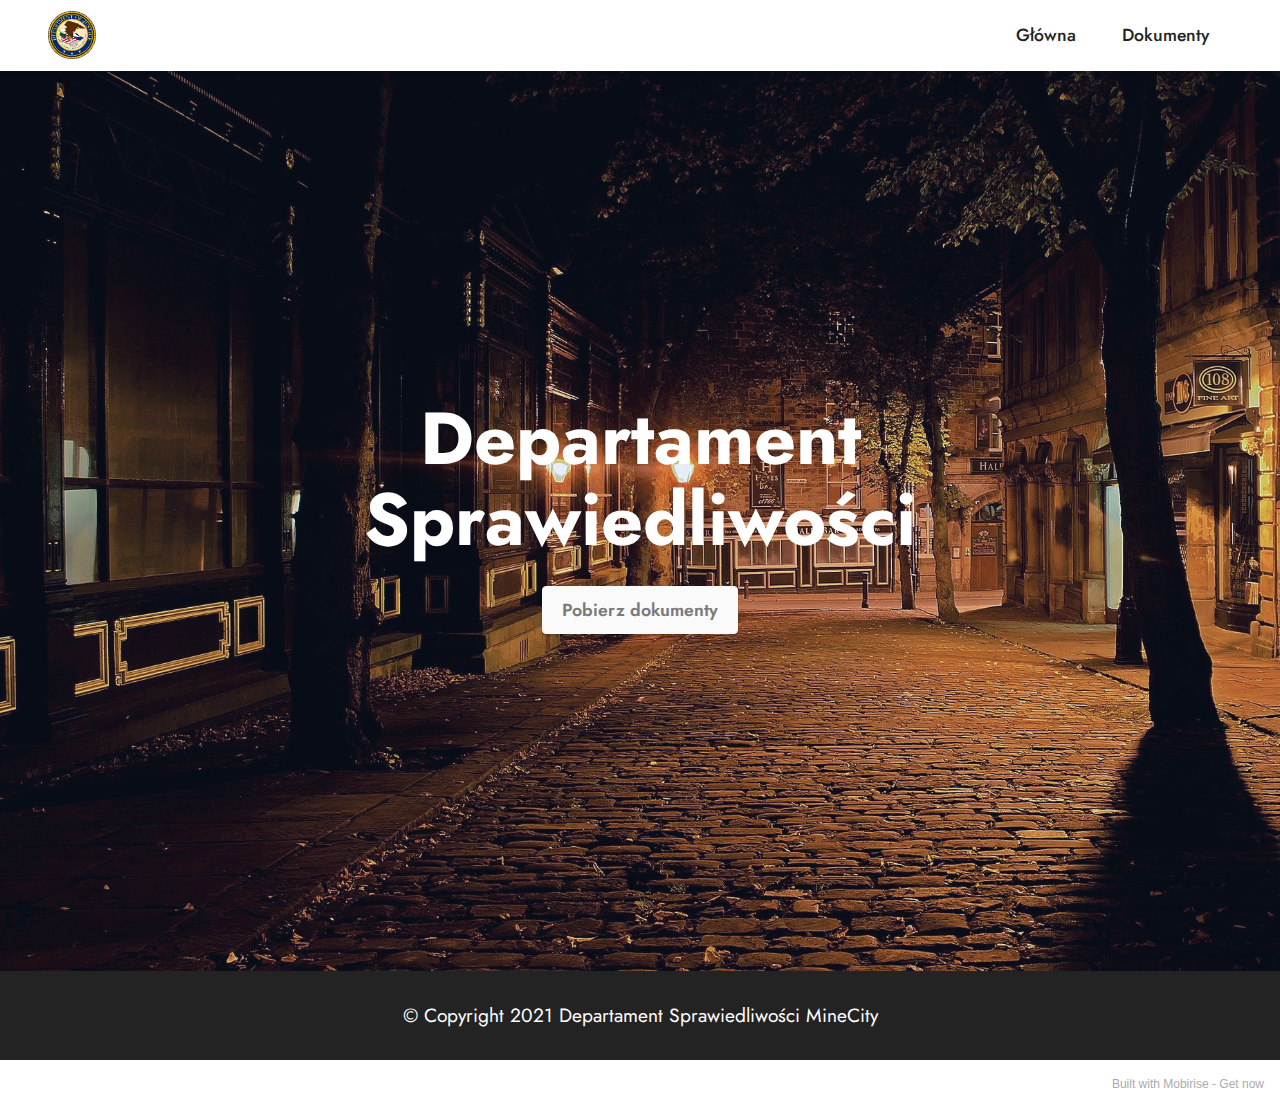
<file: index.html>
<!DOCTYPE html>
<html  >
<head>
  <!-- Site made with Mobirise Website Builder v5.2.0, https://mobirise.com -->
  <meta charset="UTF-8">
  <meta http-equiv="X-UA-Compatible" content="IE=edge">
  <meta name="generator" content="Mobirise v5.2.0, mobirise.com">
  <meta name="viewport" content="width=device-width, initial-scale=1, minimum-scale=1">
  <link rel="shortcut icon" href="assets/images/seal-of-the-united-states-department-of-justice.svg.png" type="image/x-icon">
  <meta name="description" content="">
  
  
  <title>Główna</title>
  <link rel="stylesheet" href="assets/tether/tether.min.css">
  <link rel="stylesheet" href="assets/bootstrap/css/bootstrap.min.css">
  <link rel="stylesheet" href="assets/bootstrap/css/bootstrap-grid.min.css">
  <link rel="stylesheet" href="assets/bootstrap/css/bootstrap-reboot.min.css">
  <link rel="stylesheet" href="assets/dropdown/css/style.css">
  <link rel="stylesheet" href="assets/socicon/css/styles.css">
  <link rel="stylesheet" href="assets/theme/css/style.css">
  <link rel="preload" as="style" href="assets/mobirise/css/mbr-additional.css"><link rel="stylesheet" href="assets/mobirise/css/mbr-additional.css" type="text/css">
  
  
  
  
</head>
<body>
  
  <section class="menu menu2 cid-soNa0CgqU0" once="menu" id="menu2-2">
    
    <nav class="navbar navbar-dropdown navbar-expand-lg">
        <div class="container-fluid">
            <div class="navbar-brand">
                <span class="navbar-logo">
                    <a href="index.html">
                        <img src="assets/images/seal-of-the-united-states-department-of-justice.svg.png" alt="Mobirise" style="height: 3rem;">
                    </a>
                </span>
                
            </div>
            <button class="navbar-toggler" type="button" data-toggle="collapse" data-target="#navbarSupportedContent" aria-controls="navbarNavAltMarkup" aria-expanded="false" aria-label="Toggle navigation">
                <div class="hamburger">
                    <span></span>
                    <span></span>
                    <span></span>
                    <span></span>
                </div>
            </button>
            <div class="collapse navbar-collapse" id="navbarSupportedContent">
                <ul class="navbar-nav nav-dropdown nav-right" data-app-modern-menu="true"><li class="nav-item"><a class="nav-link link text-black text-primary display-4" href="index.html">Główna</a></li>
                    <li class="nav-item"><a class="nav-link link text-black text-primary display-4" href="dokumenty.html">Dokumenty</a></li></ul>
                
                
            </div>
        </div>
    </nav>
</section>

<section class="header6 cid-soN9xA4DCr mbr-fullscreen" id="header6-1">

    

    <div class="mbr-overlay" style="opacity: 0.1; background-color: rgb(68, 121, 217);"></div>

    <div class="align-center container">
        <div class="row justify-content-center">
            <div class="col-12 col-lg-10">
                <h1 class="mbr-section-title mbr-fonts-style mbr-white mb-3 display-1"><strong>Departament Sprawiedliwości</strong></h1>
                
                
                <div class="mbr-section-btn mt-3"><a class="btn btn-white display-4" href="dokumenty.html">Pobierz dokumenty</a></div>
            </div>
        </div>
    </div>
</section>

<section class="footer7 cid-soNat0FS3X" once="footers" id="footer7-3">

    

    

    <div class="container">
        <div class="media-container-row align-center mbr-white">
            <div class="col-12">
                <p class="mbr-text mb-0 mbr-fonts-style display-7">
                    © Copyright 2021 Departament Sprawiedliwości MineCity</p>
            </div>
        </div>
    </div>
</section><section style="background-color: #fff; font-family: -apple-system, BlinkMacSystemFont, 'Segoe UI', 'Roboto', 'Helvetica Neue', Arial, sans-serif; color:#aaa; font-size:12px; padding: 0; align-items: center; display: flex;"><a href="https://mobirise.site/c" style="flex: 1 1; height: 3rem; padding-left: 1rem;"></a><p style="flex: 0 0 auto; margin:0; padding-right:1rem;">Built with Mobirise - <a href="https://mobirise.site/m" style="color:#aaa;">Get now</a></p></section><script src="assets/web/assets/jquery/jquery.min.js"></script>  <script src="assets/popper/popper.min.js"></script>  <script src="assets/tether/tether.min.js"></script>  <script src="assets/bootstrap/js/bootstrap.min.js"></script>  <script src="assets/smoothscroll/smooth-scroll.js"></script>  <script src="assets/dropdown/js/nav-dropdown.js"></script>  <script src="assets/dropdown/js/navbar-dropdown.js"></script>  <script src="assets/touchswipe/jquery.touch-swipe.min.js"></script>  <script src="assets/theme/js/script.js"></script>  
  
  
</body>
</html>
</file>
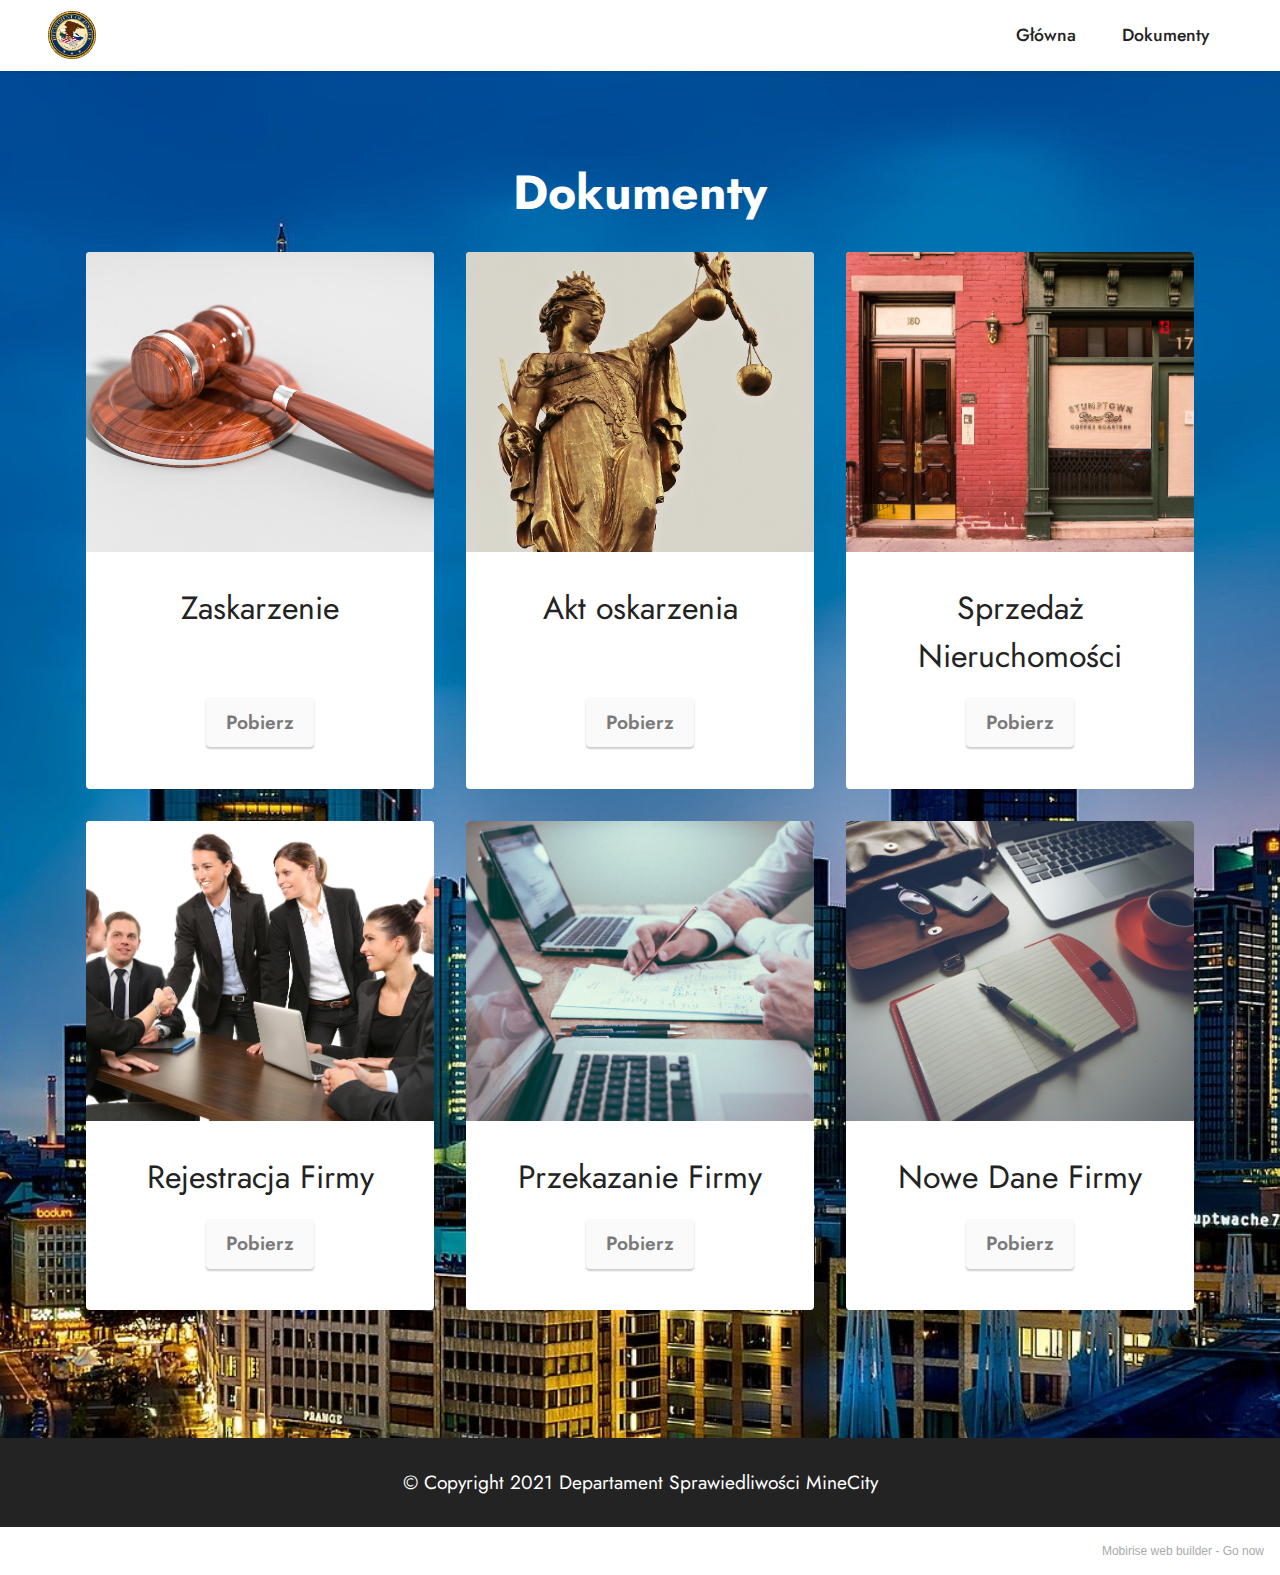
<file: dokumenty.html>
<!DOCTYPE html>
<html  >
<head>
  <!-- Site made with Mobirise Website Builder v5.2.0, https://mobirise.com -->
  <meta charset="UTF-8">
  <meta http-equiv="X-UA-Compatible" content="IE=edge">
  <meta name="generator" content="Mobirise v5.2.0, mobirise.com">
  <meta name="viewport" content="width=device-width, initial-scale=1, minimum-scale=1">
  <link rel="shortcut icon" href="assets/images/seal-of-the-united-states-department-of-justice.svg.png" type="image/x-icon">
  <meta name="description" content="">
  
  
  <title>Dokumenty</title>
  <link rel="stylesheet" href="assets/tether/tether.min.css">
  <link rel="stylesheet" href="assets/bootstrap/css/bootstrap.min.css">
  <link rel="stylesheet" href="assets/bootstrap/css/bootstrap-grid.min.css">
  <link rel="stylesheet" href="assets/bootstrap/css/bootstrap-reboot.min.css">
  <link rel="stylesheet" href="assets/dropdown/css/style.css">
  <link rel="stylesheet" href="assets/socicon/css/styles.css">
  <link rel="stylesheet" href="assets/theme/css/style.css">
  <link rel="preload" as="style" href="assets/mobirise/css/mbr-additional.css"><link rel="stylesheet" href="assets/mobirise/css/mbr-additional.css" type="text/css">
  
  
  
  
</head>
<body>
  
  <section class="menu menu2 cid-soNa0CgqU0" once="menu" id="menu2-4">
    
    <nav class="navbar navbar-dropdown navbar-expand-lg">
        <div class="container-fluid">
            <div class="navbar-brand">
                <span class="navbar-logo">
                    <a href="index.html">
                        <img src="assets/images/seal-of-the-united-states-department-of-justice.svg.png" alt="Mobirise" style="height: 3rem;">
                    </a>
                </span>
                
            </div>
            <button class="navbar-toggler" type="button" data-toggle="collapse" data-target="#navbarSupportedContent" aria-controls="navbarNavAltMarkup" aria-expanded="false" aria-label="Toggle navigation">
                <div class="hamburger">
                    <span></span>
                    <span></span>
                    <span></span>
                    <span></span>
                </div>
            </button>
            <div class="collapse navbar-collapse" id="navbarSupportedContent">
                <ul class="navbar-nav nav-dropdown nav-right" data-app-modern-menu="true"><li class="nav-item"><a class="nav-link link text-black text-primary display-4" href="index.html">Główna</a></li>
                    <li class="nav-item"><a class="nav-link link text-black text-primary display-4" href="dokumenty.html">Dokumenty</a></li></ul>
                
                
            </div>
        </div>
    </nav>
</section>

<section class="gallery2 cid-soNcixkmkm" id="gallery2-8">
    
    
    <div class="container">
        <div class="mbr-section-head">
            <h4 class="mbr-section-title mbr-fonts-style align-center mb-0 display-2"><strong>Dokumenty</strong></h4>
            
        </div>
        <div class="row mt-4">
            <div class="item features-image сol-12 col-md-6 col-lg-4">
                <div class="item-wrapper">
                    <div class="item-img">
                        <img src="assets/images/mbr-5.jpg" alt="">
                    </div>
                    <div class="item-content">
                        <h5 class="item-title mbr-fonts-style display-5">Zaskarzenie</h5>
                        
                        
                    </div>
                    <div class="mbr-section-btn item-footer mt-2"><a href="https://cdn.discordapp.com/attachments/798525063153844255/809713810691981342/zaskarzenie.zip" class="btn item-btn btn-white display-7" target="_blank">Pobierz</a></div>
                </div>
            </div>
            <div class="item features-image сol-12 col-md-6 col-lg-4">
                <div class="item-wrapper">
                    <div class="item-img">
                        <img src="assets/images/mbr-4.jpeg" alt="">
                    </div>
                    <div class="item-content">
                        <h5 class="item-title mbr-fonts-style display-5">Akt oskarzenia</h5>
                        
                        
                    </div>
                    <div class="mbr-section-btn item-footer mt-2"><a href="https://cdn.discordapp.com/attachments/798525063153844255/809713848264163348/akt_oskarzenia.zip" class="btn item-btn btn-white display-7" target="_blank">Pobierz</a></div>
                </div>
            </div>
            <div class="item features-image сol-12 col-md-6 col-lg-4">
                <div class="item-wrapper">
                    <div class="item-img">
                        <img src="assets/images/mbr-3.jpg" alt="">
                    </div>
                    <div class="item-content">
                        <h5 class="item-title mbr-fonts-style display-5">Sprzedaż Nieruchomości</h5>
                        
                        
                    </div>
                    <div class="mbr-section-btn item-footer mt-2"><a href="https://cdn.discordapp.com/attachments/798525063153844255/809713812046741574/sprzedaz_nieruchomosci.zip" class="btn item-btn btn-white display-7" target="_blank">Pobierz</a></div>
                </div>
            </div>
            <div class="item features-image сol-12 col-md-6 col-lg-4">
                <div class="item-wrapper">
                    <div class="item-img">
                        <img src="assets/images/mbr-2.jpg" alt="" title="">
                    </div>
                    <div class="item-content">
                        <h5 class="item-title mbr-fonts-style display-5">Rejestracja Firmy</h5>
                        
                        
                    </div>
                    <div class="mbr-section-btn item-footer mt-2"><a href="https://cdn.discordapp.com/attachments/798525063153844255/809713827162619914/rejestracja_firmy.zip" class="btn item-btn btn-white display-7" target="_blank">Pobierz</a></div>
                </div>
            </div><div class="item features-image сol-12 col-md-6 col-lg-4">
                <div class="item-wrapper">
                    <div class="item-img">
                        <img src="assets/images/mbr.jpg" alt="" title="" data-slide-to="4">
                    </div>
                    <div class="item-content">
                        <h5 class="item-title mbr-fonts-style display-5">Przekazanie Firmy</h5>
                        
                        
                    </div>
                    <div class="mbr-section-btn item-footer mt-2"><a href="https://cdn.discordapp.com/attachments/798525063153844255/809713800537178132/umowa_przekazania_praw_dzialalnosci.zip" class="btn item-btn btn-white display-7" target="_blank">Pobierz</a></div>
                </div>
            </div><div class="item features-image сol-12 col-md-6 col-lg-4">
                <div class="item-wrapper">
                    <div class="item-img">
                        <img src="assets/images/mbr-1.jpg" alt="" title="" data-slide-to="5">
                    </div>
                    <div class="item-content">
                        <h5 class="item-title mbr-fonts-style display-5">Nowe Dane Firmy</h5>
                        
                        
                    </div>
                    <div class="mbr-section-btn item-footer mt-2"><a href="https://media.discordapp.net/attachments/798525063153844255/809713809651793930/wniosek_o_zmiane_danych_w_bazei.png" class="btn item-btn btn-white display-7" target="_blank">Pobierz</a></div>
                </div>
            </div>
        </div>
    </div>
</section>

<section class="footer7 cid-soNat0FS3X" once="footers" id="footer7-5">

    

    

    <div class="container">
        <div class="media-container-row align-center mbr-white">
            <div class="col-12">
                <p class="mbr-text mb-0 mbr-fonts-style display-7">
                    © Copyright 2021 Departament Sprawiedliwości MineCity</p>
            </div>
        </div>
    </div>
</section><section style="background-color: #fff; font-family: -apple-system, BlinkMacSystemFont, 'Segoe UI', 'Roboto', 'Helvetica Neue', Arial, sans-serif; color:#aaa; font-size:12px; padding: 0; align-items: center; display: flex;"><a href="https://mobirise.site/g" style="flex: 1 1; height: 3rem; padding-left: 1rem;"></a><p style="flex: 0 0 auto; margin:0; padding-right:1rem;">Mobirise web builder - <a href="https://mobirise.site/o" style="color:#aaa;">Go now</a></p></section><script src="assets/web/assets/jquery/jquery.min.js"></script>  <script src="assets/popper/popper.min.js"></script>  <script src="assets/tether/tether.min.js"></script>  <script src="assets/bootstrap/js/bootstrap.min.js"></script>  <script src="assets/smoothscroll/smooth-scroll.js"></script>  <script src="assets/dropdown/js/nav-dropdown.js"></script>  <script src="assets/dropdown/js/navbar-dropdown.js"></script>  <script src="assets/touchswipe/jquery.touch-swipe.min.js"></script>  <script src="assets/theme/js/script.js"></script>  
  
  
</body>
</html>
</file>
<file: assets/dropdown/css/style.css>
.navbar-dropdown {
  left: 0;
  padding: 0;
  position: absolute;
  right: 0;
  top: 0;
  transition: all 0.45s ease;
  z-index: 1030;
  background: #282828; }
  .navbar-dropdown .navbar-logo {
    margin-right: 0.8rem;
    transition: margin 0.3s ease-in-out;
    vertical-align: middle; }
    .navbar-dropdown .navbar-logo img {
      height: 3.125rem;
      transition: all 0.3s ease-in-out; }
    .navbar-dropdown .navbar-logo.mbr-iconfont {
      font-size: 3.125rem;
      line-height: 3.125rem; }
  .navbar-dropdown .navbar-caption {
    font-weight: 700;
    white-space: normal;
    vertical-align: -4px;
    line-height: 3.125rem !important; }
    .navbar-dropdown .navbar-caption, .navbar-dropdown .navbar-caption:hover {
      color: inherit;
      text-decoration: none; }
  .navbar-dropdown .mbr-iconfont + .navbar-caption {
    vertical-align: -1px; }
  .navbar-dropdown.navbar-fixed-top {
    position: fixed; }
  .navbar-dropdown .navbar-brand span {
    vertical-align: -4px; }
  .navbar-dropdown.bg-color.transparent {
    background: none; }
  .navbar-dropdown.navbar-short .navbar-brand {
    padding: 0.625rem 0; }
    .navbar-dropdown.navbar-short .navbar-brand span {
      vertical-align: -1px; }
  .navbar-dropdown.navbar-short .navbar-caption {
    line-height: 2.375rem !important;
    vertical-align: -2px; }
  .navbar-dropdown.navbar-short .navbar-logo {
    margin-right: 0.5rem; }
    .navbar-dropdown.navbar-short .navbar-logo img {
      height: 2.375rem; }
    .navbar-dropdown.navbar-short .navbar-logo.mbr-iconfont {
      font-size: 2.375rem;
      line-height: 2.375rem; }
  .navbar-dropdown.navbar-short .mbr-table-cell {
    height: 3.625rem; }
  .navbar-dropdown .navbar-close {
    left: 0.6875rem;
    position: fixed;
    top: 0.75rem;
    z-index: 1000; }
  .navbar-dropdown .hamburger-icon {
    content: "";
    display: inline-block;
    vertical-align: middle;
    width: 16px;
    -webkit-box-shadow: 0 -6px 0 1px #282828,0 0 0 1px #282828,0 6px 0 1px #282828;
    -moz-box-shadow: 0 -6px 0 1px #282828,0 0 0 1px #282828,0 6px 0 1px #282828;
    box-shadow: 0 -6px 0 1px #282828,0 0 0 1px #282828,0 6px 0 1px #282828; }

.dropdown-menu .dropdown-toggle[data-toggle="dropdown-submenu"]::after {
  border-bottom: 0.35em solid transparent;
  border-left: 0.35em solid;
  border-right: 0;
  border-top: 0.35em solid transparent;
  margin-left: 0.3rem; }

.dropdown-menu .dropdown-item:focus {
  outline: 0; }

.nav-dropdown {
  font-size: 0.75rem;
  font-weight: 500;
  height: auto !important; }
  .nav-dropdown .nav-btn {
    padding-left: 1rem; }
  .nav-dropdown .link {
    margin: .667em 1.667em;
    font-weight: 500;
    padding: 0;
    transition: color .2s ease-in-out; }
    .nav-dropdown .link.dropdown-toggle {
      margin-right: 2.583em; }
      .nav-dropdown .link.dropdown-toggle::after {
        margin-left: .25rem;
        border-top: 0.35em solid;
        border-right: 0.35em solid transparent;
        border-left: 0.35em solid transparent;
        border-bottom: 0; }
      .nav-dropdown .link.dropdown-toggle[aria-expanded="true"] {
        margin: 0;
        padding: 0.667em 3.263em  0.667em 1.667em; }
  .nav-dropdown .link::after,
  .nav-dropdown .dropdown-item::after {
    color: inherit; }
  .nav-dropdown .btn {
    font-size: 0.75rem;
    font-weight: 700;
    letter-spacing: 0;
    margin-bottom: 0;
    padding-left: 1.25rem;
    padding-right: 1.25rem; }
  .nav-dropdown .dropdown-menu {
    border-radius: 0;
    border: 0;
    left: 0;
    margin: 0;
    padding-bottom: 1.25rem;
    padding-top: 1.25rem;
    position: relative; }
  .nav-dropdown .dropdown-submenu {
    margin-left: 0.125rem;
    top: 0; }
  .nav-dropdown .dropdown-item {
    font-weight: 500;
    line-height: 2;
    padding: 0.3846em 4.615em 0.3846em 1.5385em;
    position: relative;
    transition: color .2s ease-in-out, background-color .2s ease-in-out; }
    .nav-dropdown .dropdown-item::after {
      margin-top: -0.3077em;
      position: absolute;
      right: 1.1538em;
      top: 50%; }
    .nav-dropdown .dropdown-item:focus, .nav-dropdown .dropdown-item:hover {
      background: none; }

@media (max-width: 767px) {
  .nav-dropdown.navbar-toggleable-sm {
    bottom: 0;
    display: none;
    left: 0;
    overflow-x: hidden;
    position: fixed;
    top: 0;
    transform: translateX(-100%);
    -ms-transform: translateX(-100%);
    -webkit-transform: translateX(-100%);
    width: 18.75rem;
    z-index: 999; } }
.nav-dropdown.navbar-toggleable-xl {
  bottom: 0;
  display: none;
  left: 0;
  overflow-x: hidden;
  position: fixed;
  top: 0;
  transform: translateX(-100%);
  -ms-transform: translateX(-100%);
  -webkit-transform: translateX(-100%);
  width: 18.75rem;
  z-index: 999; }

.nav-dropdown-sm {
  display: block !important;
  overflow-x: hidden;
  overflow: auto;
  padding-top: 3.875rem; }
  .nav-dropdown-sm::after {
    content: "";
    display: block;
    height: 3rem;
    width: 100%; }
  .nav-dropdown-sm.collapse.in ~ .navbar-close {
    display: block !important; }
  .nav-dropdown-sm.collapsing, .nav-dropdown-sm.collapse.in {
    transform: translateX(0);
    -ms-transform: translateX(0);
    -webkit-transform: translateX(0);
    transition: all 0.25s ease-out;
    -webkit-transition: all 0.25s ease-out;
    background: #282828; }
  .nav-dropdown-sm.collapsing[aria-expanded="false"] {
    transform: translateX(-100%);
    -ms-transform: translateX(-100%);
    -webkit-transform: translateX(-100%); }
  .nav-dropdown-sm .nav-item {
    display: block;
    margin-left: 0 !important;
    padding-left: 0; }
  .nav-dropdown-sm .link,
  .nav-dropdown-sm .dropdown-item {
    border-top: 1px dotted rgba(255, 255, 255, 0.1);
    font-size: 0.8125rem;
    line-height: 1.6;
    margin: 0 !important;
    padding: 0.875rem 2.4rem 0.875rem 1.5625rem !important;
    position: relative;
    white-space: normal; }
    .nav-dropdown-sm .link:focus, .nav-dropdown-sm .link:hover,
    .nav-dropdown-sm .dropdown-item:focus,
    .nav-dropdown-sm .dropdown-item:hover {
      background: rgba(0, 0, 0, 0.2) !important;
      color: #c0a375; }
  .nav-dropdown-sm .nav-btn {
    position: relative;
    padding: 1.5625rem 1.5625rem 0 1.5625rem; }
    .nav-dropdown-sm .nav-btn::before {
      border-top: 1px dotted rgba(255, 255, 255, 0.1);
      content: "";
      left: 0;
      position: absolute;
      top: 0;
      width: 100%; }
    .nav-dropdown-sm .nav-btn + .nav-btn {
      padding-top: 0.625rem; }
      .nav-dropdown-sm .nav-btn + .nav-btn::before {
        display: none; }
  .nav-dropdown-sm .btn {
    padding: 0.625rem 0; }
  .nav-dropdown-sm .dropdown-toggle[data-toggle="dropdown-submenu"]::after {
    margin-left: .25rem;
    border-top: 0.35em solid;
    border-right: 0.35em solid transparent;
    border-left: 0.35em solid transparent;
    border-bottom: 0; }
  .nav-dropdown-sm .dropdown-toggle[data-toggle="dropdown-submenu"][aria-expanded="true"]::after {
    border-top: 0;
    border-right: 0.35em solid transparent;
    border-left: 0.35em solid transparent;
    border-bottom: 0.35em solid; }
  .nav-dropdown-sm .dropdown-menu {
    margin: 0;
    padding: 0;
    position: relative;
    top: 0;
    left: 0;
    width: 100%;
    border: 0;
    float: none;
    border-radius: 0;
    background: none; }
  .nav-dropdown-sm .dropdown-submenu {
    left: 100%;
    margin-left: 0.125rem;
    margin-top: -1.25rem;
    top: 0; }

.navbar-toggleable-sm .nav-dropdown .dropdown-menu {
  position: absolute; }

.navbar-toggleable-sm .nav-dropdown .dropdown-submenu {
  left: 100%;
  margin-left: 0.125rem;
  margin-top: -1.25rem;
  top: 0; }

.navbar-toggleable-sm.opened .nav-dropdown .dropdown-menu {
  position: relative; }

.navbar-toggleable-sm.opened .nav-dropdown .dropdown-submenu {
  left: 0;
  margin-left: 00rem;
  margin-top: 0rem;
  top: 0; }

.is-builder .nav-dropdown.collapsing {
  transition: none !important; }

/*# sourceMappingURL=style.css.map */
</file>
<file: assets/socicon/css/styles.css>
@charset "UTF-8";

@font-face {
  font-family: 'Socicon';
  src:  url('../fonts/socicon.eot');
  src:  url('../fonts/socicon.eot?#iefix') format('embedded-opentype'),
    url('../fonts/socicon.woff2') format('woff2'),
    url('../fonts/socicon.ttf') format('truetype'),
    url('../fonts/socicon.woff') format('woff'),
    url('../fonts/socicon.svg#socicon') format('svg');
  font-weight: normal;
  font-style: normal;
}

[data-icon]:before {
  font-family: "socicon" !important;
  content: attr(data-icon);
  font-style: normal !important;
  font-weight: normal !important;
  font-variant: normal !important;
  text-transform: none !important;
  speak: none;
  line-height: 1;
  -webkit-font-smoothing: antialiased;
  -moz-osx-font-smoothing: grayscale;
}

[class^="socicon-"], [class*=" socicon-"] {
  /* use !important to prevent issues with browser extensions that change fonts */
  font-family: 'Socicon' !important;
  speak: none;
  font-style: normal;
  font-weight: normal;
  font-variant: normal;
  text-transform: none;
  line-height: 1;

  /* Better Font Rendering =========== */
  -webkit-font-smoothing: antialiased;
  -moz-osx-font-smoothing: grayscale;
}

.socicon-eitaa:before {
  content: "\e97c";
}
.socicon-soroush:before {
  content: "\e97d";
}
.socicon-bale:before {
  content: "\e97e";
}
.socicon-zazzle:before {
  content: "\e97b";
}
.socicon-society6:before {
  content: "\e97a";
}
.socicon-redbubble:before {
  content: "\e979";
}
.socicon-avvo:before {
  content: "\e978";
}
.socicon-stitcher:before {
  content: "\e977";
}
.socicon-googlehangouts:before {
  content: "\e974";
}
.socicon-dlive:before {
  content: "\e975";
}
.socicon-vsco:before {
  content: "\e976";
}
.socicon-flipboard:before {
  content: "\e973";
}
.socicon-ubuntu:before {
  content: "\e958";
}
.socicon-artstation:before {
  content: "\e959";
}
.socicon-invision:before {
  content: "\e95a";
}
.socicon-torial:before {
  content: "\e95b";
}
.socicon-collectorz:before {
  content: "\e95c";
}
.socicon-seenthis:before {
  content: "\e95d";
}
.socicon-googleplaymusic:before {
  content: "\e95e";
}
.socicon-debian:before {
  content: "\e95f";
}
.socicon-filmfreeway:before {
  content: "\e960";
}
.socicon-gnome:before {
  content: "\e961";
}
.socicon-itchio:before {
  content: "\e962";
}
.socicon-jamendo:before {
  content: "\e963";
}
.socicon-mix:before {
  content: "\e964";
}
.socicon-sharepoint:before {
  content: "\e965";
}
.socicon-tinder:before {
  content: "\e966";
}
.socicon-windguru:before {
  content: "\e967";
}
.socicon-cdbaby:before {
  content: "\e968";
}
.socicon-elementaryos:before {
  content: "\e969";
}
.socicon-stage32:before {
  content: "\e96a";
}
.socicon-tiktok:before {
  content: "\e96b";
}
.socicon-gitter:before {
  content: "\e96c";
}
.socicon-letterboxd:before {
  content: "\e96d";
}
.socicon-threema:before {
  content: "\e96e";
}
.socicon-splice:before {
  content: "\e96f";
}
.socicon-metapop:before {
  content: "\e970";
}
.socicon-naver:before {
  content: "\e971";
}
.socicon-remote:before {
  content: "\e972";
}
.socicon-internet:before {
  content: "\e957";
}
.socicon-moddb:before {
  content: "\e94b";
}
.socicon-indiedb:before {
  content: "\e94c";
}
.socicon-traxsource:before {
  content: "\e94d";
}
.socicon-gamefor:before {
  content: "\e94e";
}
.socicon-pixiv:before {
  content: "\e94f";
}
.socicon-myanimelist:before {
  content: "\e950";
}
.socicon-blackberry:before {
  content: "\e951";
}
.socicon-wickr:before {
  content: "\e952";
}
.socicon-spip:before {
  content: "\e953";
}
.socicon-napster:before {
  content: "\e954";
}
.socicon-beatport:before {
  content: "\e955";
}
.socicon-hackerone:before {
  content: "\e956";
}
.socicon-hackernews:before {
  content: "\e946";
}
.socicon-smashwords:before {
  content: "\e947";
}
.socicon-kobo:before {
  content: "\e948";
}
.socicon-bookbub:before {
  content: "\e949";
}
.socicon-mailru:before {
  content: "\e94a";
}
.socicon-gitlab:before {
  content: "\e945";
}
.socicon-instructables:before {
  content: "\e944";
}
.socicon-portfolio:before {
  content: "\e943";
}
.socicon-codered:before {
  content: "\e940";
}
.socicon-origin:before {
  content: "\e941";
}
.socicon-nextdoor:before {
  content: "\e942";
}
.socicon-udemy:before {
  content: "\e93f";
}
.socicon-livemaster:before {
  content: "\e93e";
}
.socicon-crunchbase:before {
  content: "\e93b";
}
.socicon-homefy:before {
  content: "\e93c";
}
.socicon-calendly:before {
  content: "\e93d";
}
.socicon-realtor:before {
  content: "\e90f";
}
.socicon-tidal:before {
  content: "\e910";
}
.socicon-qobuz:before {
  content: "\e911";
}
.socicon-natgeo:before {
  content: "\e912";
}
.socicon-mastodon:before {
  content: "\e913";
}
.socicon-unsplash:before {
  content: "\e914";
}
.socicon-homeadvisor:before {
  content: "\e915";
}
.socicon-angieslist:before {
  content: "\e916";
}
.socicon-codepen:before {
  content: "\e917";
}
.socicon-slack:before {
  content: "\e918";
}
.socicon-openaigym:before {
  content: "\e919";
}
.socicon-logmein:before {
  content: "\e91a";
}
.socicon-fiverr:before {
  content: "\e91b";
}
.socicon-gotomeeting:before {
  content: "\e91c";
}
.socicon-aliexpress:before {
  content: "\e91d";
}
.socicon-guru:before {
  content: "\e91e";
}
.socicon-appstore:before {
  content: "\e91f";
}
.socicon-homes:before {
  content: "\e920";
}
.socicon-zoom:before {
  content: "\e921";
}
.socicon-alibaba:before {
  content: "\e922";
}
.socicon-craigslist:before {
  content: "\e923";
}
.socicon-wix:before {
  content: "\e924";
}
.socicon-redfin:before {
  content: "\e925";
}
.socicon-googlecalendar:before {
  content: "\e926";
}
.socicon-shopify:before {
  content: "\e927";
}
.socicon-freelancer:before {
  content: "\e928";
}
.socicon-seedrs:before {
  content: "\e929";
}
.socicon-bing:before {
  content: "\e92a";
}
.socicon-doodle:before {
  content: "\e92b";
}
.socicon-bonanza:before {
  content: "\e92c";
}
.socicon-squarespace:before {
  content: "\e92d";
}
.socicon-toptal:before {
  content: "\e92e";
}
.socicon-gust:before {
  content: "\e92f";
}
.socicon-ask:before {
  content: "\e930";
}
.socicon-trulia:before {
  content: "\e931";
}
.socicon-loomly:before {
  content: "\e932";
}
.socicon-ghost:before {
  content: "\e933";
}
.socicon-upwork:before {
  content: "\e934";
}
.socicon-fundable:before {
  content: "\e935";
}
.socicon-booking:before {
  content: "\e936";
}
.socicon-googlemaps:before {
  content: "\e937";
}
.socicon-zillow:before {
  content: "\e938";
}
.socicon-niconico:before {
  content: "\e939";
}
.socicon-toneden:before {
  content: "\e93a";
}
.socicon-augment:before {
  content: "\e908";
}
.socicon-bitbucket:before {
  content: "\e909";
}
.socicon-fyuse:before {
  content: "\e90a";
}
.socicon-yt-gaming:before {
  content: "\e90b";
}
.socicon-sketchfab:before {
  content: "\e90c";
}
.socicon-mobcrush:before {
  content: "\e90d";
}
.socicon-microsoft:before {
  content: "\e90e";
}
.socicon-pandora:before {
  content: "\e907";
}
.socicon-messenger:before {
  content: "\e906";
}
.socicon-gamewisp:before {
  content: "\e905";
}
.socicon-bloglovin:before {
  content: "\e904";
}
.socicon-tunein:before {
  content: "\e903";
}
.socicon-gamejolt:before {
  content: "\e901";
}
.socicon-trello:before {
  content: "\e902";
}
.socicon-spreadshirt:before {
  content: "\e900";
}
.socicon-500px:before {
  content: "\e000";
}
.socicon-8tracks:before {
  content: "\e001";
}
.socicon-airbnb:before {
  content: "\e002";
}
.socicon-alliance:before {
  content: "\e003";
}
.socicon-amazon:before {
  content: "\e004";
}
.socicon-amplement:before {
  content: "\e005";
}
.socicon-android:before {
  content: "\e006";
}
.socicon-angellist:before {
  content: "\e007";
}
.socicon-apple:before {
  content: "\e008";
}
.socicon-appnet:before {
  content: "\e009";
}
.socicon-baidu:before {
  content: "\e00a";
}
.socicon-bandcamp:before {
  content: "\e00b";
}
.socicon-battlenet:before {
  content: "\e00c";
}
.socicon-mixer:before {
  content: "\e00d";
}
.socicon-bebee:before {
  content: "\e00e";
}
.socicon-bebo:before {
  content: "\e00f";
}
.socicon-behance:before {
  content: "\e010";
}
.socicon-blizzard:before {
  content: "\e011";
}
.socicon-blogger:before {
  content: "\e012";
}
.socicon-buffer:before {
  content: "\e013";
}
.socicon-chrome:before {
  content: "\e014";
}
.socicon-coderwall:before {
  content: "\e015";
}
.socicon-curse:before {
  content: "\e016";
}
.socicon-dailymotion:before {
  content: "\e017";
}
.socicon-deezer:before {
  content: "\e018";
}
.socicon-delicious:before {
  content: "\e019";
}
.socicon-deviantart:before {
  content: "\e01a";
}
.socicon-diablo:before {
  content: "\e01b";
}
.socicon-digg:before {
  content: "\e01c";
}
.socicon-discord:before {
  content: "\e01d";
}
.socicon-disqus:before {
  content: "\e01e";
}
.socicon-douban:before {
  content: "\e01f";
}
.socicon-draugiem:before {
  content: "\e020";
}
.socicon-dribbble:before {
  content: "\e021";
}
.socicon-drupal:before {
  content: "\e022";
}
.socicon-ebay:before {
  content: "\e023";
}
.socicon-ello:before {
  content: "\e024";
}
.socicon-endomodo:before {
  content: "\e025";
}
.socicon-envato:before {
  content: "\e026";
}
.socicon-etsy:before {
  content: "\e027";
}
.socicon-facebook:before {
  content: "\e028";
}
.socicon-feedburner:before {
  content: "\e029";
}
.socicon-filmweb:before {
  content: "\e02a";
}
.socicon-firefox:before {
  content: "\e02b";
}
.socicon-flattr:before {
  content: "\e02c";
}
.socicon-flickr:before {
  content: "\e02d";
}
.socicon-formulr:before {
  content: "\e02e";
}
.socicon-forrst:before {
  content: "\e02f";
}
.socicon-foursquare:before {
  content: "\e030";
}
.socicon-friendfeed:before {
  content: "\e031";
}
.socicon-github:before {
  content: "\e032";
}
.socicon-goodreads:before {
  content: "\e033";
}
.socicon-google:before {
  content: "\e034";
}
.socicon-googlescholar:before {
  content: "\e035";
}
.socicon-googlegroups:before {
  content: "\e036";
}
.socicon-googlephotos:before {
  content: "\e037";
}
.socicon-googleplus:before {
  content: "\e038";
}
.socicon-grooveshark:before {
  content: "\e039";
}
.socicon-hackerrank:before {
  content: "\e03a";
}
.socicon-hearthstone:before {
  content: "\e03b";
}
.socicon-hellocoton:before {
  content: "\e03c";
}
.socicon-heroes:before {
  content: "\e03d";
}
.socicon-smashcast:before {
  content: "\e03e";
}
.socicon-horde:before {
  content: "\e03f";
}
.socicon-houzz:before {
  content: "\e040";
}
.socicon-icq:before {
  content: "\e041";
}
.socicon-identica:before {
  content: "\e042";
}
.socicon-imdb:before {
  content: "\e043";
}
.socicon-instagram:before {
  content: "\e044";
}
.socicon-issuu:before {
  content: "\e045";
}
.socicon-istock:before {
  content: "\e046";
}
.socicon-itunes:before {
  content: "\e047";
}
.socicon-keybase:before {
  content: "\e048";
}
.socicon-lanyrd:before {
  content: "\e049";
}
.socicon-lastfm:before {
  content: "\e04a";
}
.socicon-line:before {
  content: "\e04b";
}
.socicon-linkedin:before {
  content: "\e04c";
}
.socicon-livejournal:before {
  content: "\e04d";
}
.socicon-lyft:before {
  content: "\e04e";
}
.socicon-macos:before {
  content: "\e04f";
}
.socicon-mail:before {
  content: "\e050";
}
.socicon-medium:before {
  content: "\e051";
}
.socicon-meetup:before {
  content: "\e052";
}
.socicon-mixcloud:before {
  content: "\e053";
}
.socicon-modelmayhem:before {
  content: "\e054";
}
.socicon-mumble:before {
  content: "\e055";
}
.socicon-myspace:before {
  content: "\e056";
}
.socicon-newsvine:before {
  content: "\e057";
}
.socicon-nintendo:before {
  content: "\e058";
}
.socicon-npm:before {
  content: "\e059";
}
.socicon-odnoklassniki:before {
  content: "\e05a";
}
.socicon-openid:before {
  content: "\e05b";
}
.socicon-opera:before {
  content: "\e05c";
}
.socicon-outlook:before {
  content: "\e05d";
}
.socicon-overwatch:before {
  content: "\e05e";
}
.socicon-patreon:before {
  content: "\e05f";
}
.socicon-paypal:before {
  content: "\e060";
}
.socicon-periscope:before {
  content: "\e061";
}
.socicon-persona:before {
  content: "\e062";
}
.socicon-pinterest:before {
  content: "\e063";
}
.socicon-play:before {
  content: "\e064";
}
.socicon-player:before {
  content: "\e065";
}
.socicon-playstation:before {
  content: "\e066";
}
.socicon-pocket:before {
  content: "\e067";
}
.socicon-qq:before {
  content: "\e068";
}
.socicon-quora:before {
  content: "\e069";
}
.socicon-raidcall:before {
  content: "\e06a";
}
.socicon-ravelry:before {
  content: "\e06b";
}
.socicon-reddit:before {
  content: "\e06c";
}
.socicon-renren:before {
  content: "\e06d";
}
.socicon-researchgate:before {
  content: "\e06e";
}
.socicon-residentadvisor:before {
  content: "\e06f";
}
.socicon-reverbnation:before {
  content: "\e070";
}
.socicon-rss:before {
  content: "\e071";
}
.socicon-sharethis:before {
  content: "\e072";
}
.socicon-skype:before {
  content: "\e073";
}
.socicon-slideshare:before {
  content: "\e074";
}
.socicon-smugmug:before {
  content: "\e075";
}
.socicon-snapchat:before {
  content: "\e076";
}
.socicon-songkick:before {
  content: "\e077";
}
.socicon-soundcloud:before {
  content: "\e078";
}
.socicon-spotify:before {
  content: "\e079";
}
.socicon-stackexchange:before {
  content: "\e07a";
}
.socicon-stackoverflow:before {
  content: "\e07b";
}
.socicon-starcraft:before {
  content: "\e07c";
}
.socicon-stayfriends:before {
  content: "\e07d";
}
.socicon-steam:before {
  content: "\e07e";
}
.socicon-storehouse:before {
  content: "\e07f";
}
.socicon-strava:before {
  content: "\e080";
}
.socicon-streamjar:before {
  content: "\e081";
}
.socicon-stumbleupon:before {
  content: "\e082";
}
.socicon-swarm:before {
  content: "\e083";
}
.socicon-teamspeak:before {
  content: "\e084";
}
.socicon-teamviewer:before {
  content: "\e085";
}
.socicon-technorati:before {
  content: "\e086";
}
.socicon-telegram:before {
  content: "\e087";
}
.socicon-tripadvisor:before {
  content: "\e088";
}
.socicon-tripit:before {
  content: "\e089";
}
.socicon-triplej:before {
  content: "\e08a";
}
.socicon-tumblr:before {
  content: "\e08b";
}
.socicon-twitch:before {
  content: "\e08c";
}
.socicon-twitter:before {
  content: "\e08d";
}
.socicon-uber:before {
  content: "\e08e";
}
.socicon-ventrilo:before {
  content: "\e08f";
}
.socicon-viadeo:before {
  content: "\e090";
}
.socicon-viber:before {
  content: "\e091";
}
.socicon-viewbug:before {
  content: "\e092";
}
.socicon-vimeo:before {
  content: "\e093";
}
.socicon-vine:before {
  content: "\e094";
}
.socicon-vkontakte:before {
  content: "\e095";
}
.socicon-warcraft:before {
  content: "\e096";
}
.socicon-wechat:before {
  content: "\e097";
}
.socicon-weibo:before {
  content: "\e098";
}
.socicon-whatsapp:before {
  content: "\e099";
}
.socicon-wikipedia:before {
  content: "\e09a";
}
.socicon-windows:before {
  content: "\e09b";
}
.socicon-wordpress:before {
  content: "\e09c";
}
.socicon-wykop:before {
  content: "\e09d";
}
.socicon-xbox:before {
  content: "\e09e";
}
.socicon-xing:before {
  content: "\e09f";
}
.socicon-yahoo:before {
  content: "\e0a0";
}
.socicon-yammer:before {
  content: "\e0a1";
}
.socicon-yandex:before {
  content: "\e0a2";
}
.socicon-yelp:before {
  content: "\e0a3";
}
.socicon-younow:before {
  content: "\e0a4";
}
.socicon-youtube:before {
  content: "\e0a5";
}
.socicon-zapier:before {
  content: "\e0a6";
}
.socicon-zerply:before {
  content: "\e0a7";
}
.socicon-zomato:before {
  content: "\e0a8";
}
.socicon-zynga:before {
  content: "\e0a9";
}
</file>
<file: assets/theme/css/style.css>
section {
  background-color: #ffffff;
}

body {
  font-style: normal;
  line-height: 1.5;
  font-weight: 400;
  color: #232323;
  position: relative;
}

section,
.container,
.container-fluid {
  position: relative;
  word-wrap: break-word;
}

a.mbr-iconfont:hover {
  text-decoration: none;
}

.article .lead p,
.article .lead ul,
.article .lead ol,
.article .lead pre,
.article .lead blockquote {
  margin-bottom: 0;
}

a {
  font-style: normal;
  font-weight: 400;
  cursor: pointer;
}

a, a:hover {
  text-decoration: none;
}

.mbr-section-title {
  font-style: normal;
  line-height: 1.3;
}

.mbr-section-subtitle {
  line-height: 1.3;
}

.mbr-text {
  font-style: normal;
  line-height: 1.7;
}

h1,
h2,
h3,
h4,
h5,
h6,
.display-1,
.display-2,
.display-4,
.display-5,
.display-7,
span,
p,
a {
  line-height: 1;
  word-break: break-word;
  word-wrap: break-word;
  font-weight: 400;
}

b,
strong {
  font-weight: bold;
}

input:-webkit-autofill, input:-webkit-autofill:hover, input:-webkit-autofill:focus, input:-webkit-autofill:active {
  -webkit-transition-delay: 9999s;
          transition-delay: 9999s;
  -webkit-transition-property: background-color, color;
  transition-property: background-color, color;
}

textarea[type="hidden"] {
  display: none;
}

section {
  background-position: 50% 50%;
  background-repeat: no-repeat;
  background-size: cover;
}

section .mbr-background-video,
section .mbr-background-video-preview {
  position: absolute;
  bottom: 0;
  left: 0;
  right: 0;
  top: 0;
}

.hidden {
  visibility: hidden;
}

.mbr-z-index20 {
  z-index: 20;
}

/*! Base colors */
.mbr-white {
  color: #ffffff;
}

.mbr-black {
  color: #111111;
}

.mbr-bg-white {
  background-color: #ffffff;
}

.mbr-bg-black {
  background-color: #000000;
}

/*! Text-aligns */
.align-left {
  text-align: left;
}

.align-center {
  text-align: center;
}

.align-right {
  text-align: right;
}

/*! Font-weight  */
.mbr-light {
  font-weight: 300;
}

.mbr-regular {
  font-weight: 400;
}

.mbr-semibold {
  font-weight: 500;
}

.mbr-bold {
  font-weight: 700;
}

/*! Media  */
.media-content {
  -ms-flex-preferred-size: 100%;
      flex-basis: 100%;
}

.media-container-row {
  display: -webkit-box;
  display: -ms-flexbox;
  display: flex;
  -webkit-box-orient: horizontal;
  -webkit-box-direction: normal;
      -ms-flex-direction: row;
          flex-direction: row;
  -ms-flex-wrap: wrap;
      flex-wrap: wrap;
  -webkit-box-pack: center;
      -ms-flex-pack: center;
          justify-content: center;
  -ms-flex-line-pack: center;
      align-content: center;
  -webkit-box-align: start;
      -ms-flex-align: start;
          align-items: start;
}

.media-container-row .media-size-item {
  width: 400px;
}

.media-container-column {
  display: -webkit-box;
  display: -ms-flexbox;
  display: flex;
  -webkit-box-orient: vertical;
  -webkit-box-direction: normal;
      -ms-flex-direction: column;
          flex-direction: column;
  -ms-flex-wrap: wrap;
      flex-wrap: wrap;
  -webkit-box-pack: center;
      -ms-flex-pack: center;
          justify-content: center;
  -ms-flex-line-pack: center;
      align-content: center;
  -webkit-box-align: stretch;
      -ms-flex-align: stretch;
          align-items: stretch;
}

.media-container-column > * {
  width: 100%;
}

@media (min-width: 992px) {
  .media-container-row {
    -ms-flex-wrap: nowrap;
        flex-wrap: nowrap;
  }
}

figure {
  margin-bottom: 0;
  overflow: hidden;
}

figure[mbr-media-size] {
  -webkit-transition: width 0.1s;
  transition: width 0.1s;
}

img,
iframe {
  display: block;
  width: 100%;
}

.card {
  background-color: transparent;
  border: none;
}

.card-box {
  width: 100%;
}

.card-img {
  text-align: center;
  -ms-flex-negative: 0;
      flex-shrink: 0;
  -webkit-flex-shrink: 0;
}

.media {
  max-width: 100%;
  margin: 0 auto;
}

.mbr-figure {
  -ms-flex-item-align: center;
      -ms-grid-row-align: center;
      align-self: center;
}

.media-container > div {
  max-width: 100%;
}

.mbr-figure img,
.card-img img {
  width: 100%;
}

@media (max-width: 991px) {
  .media-size-item {
    width: auto !important;
  }
  .media {
    width: auto;
  }
  .mbr-figure {
    width: 100% !important;
  }
}

/*! Buttons */
.mbr-section-btn {
  margin-left: -0.6rem;
  margin-right: -0.6rem;
  font-size: 0;
}

.btn {
  font-weight: 600;
  border-width: 1px;
  font-style: normal;
  margin: 0.6rem 0.6rem;
  white-space: normal;
  -webkit-transition: all 0.2s ease-in-out;
  transition: all 0.2s ease-in-out;
  display: -webkit-inline-box;
  display: -ms-inline-flexbox;
  display: inline-flex;
  -webkit-box-align: center;
      -ms-flex-align: center;
          align-items: center;
  -webkit-box-pack: center;
      -ms-flex-pack: center;
          justify-content: center;
  word-break: break-word;
}

.btn-sm {
  font-weight: 600;
  letter-spacing: 0px;
  -webkit-transition: all 0.3s ease-in-out;
  transition: all 0.3s ease-in-out;
}

.btn-md {
  font-weight: 600;
  letter-spacing: 0px;
  -webkit-transition: all 0.3s ease-in-out;
  transition: all 0.3s ease-in-out;
}

.btn-lg {
  font-weight: 600;
  letter-spacing: 0px;
  -webkit-transition: all 0.3s ease-in-out;
  transition: all 0.3s ease-in-out;
}

.btn-form {
  margin: 0;
}

.btn-form:hover {
  cursor: pointer;
}

nav .mbr-section-btn {
  margin-left: 0rem;
  margin-right: 0rem;
}

/*! Btn icon margin */
.btn .mbr-iconfont,
.btn.btn-sm .mbr-iconfont {
  -webkit-box-ordinal-group: 2;
      -ms-flex-order: 1;
          order: 1;
  cursor: pointer;
  margin-left: 0.5rem;
  vertical-align: sub;
}

.btn.btn-md .mbr-iconfont,
.btn.btn-md .mbr-iconfont {
  margin-left: 0.8rem;
}

.mbr-regular {
  font-weight: 400;
}

.mbr-semibold {
  font-weight: 500;
}

.mbr-bold {
  font-weight: 700;
}

[type="submit"] {
  -webkit-appearance: none;
}

/*! Full-screen */
.mbr-fullscreen .mbr-overlay {
  min-height: 100vh;
}

.mbr-fullscreen {
  display: -webkit-box;
  display: -ms-flexbox;
  display: flex;
  display: -moz-flex;
  display: -ms-flex;
  display: -o-flex;
  -webkit-box-align: center;
      -ms-flex-align: center;
          align-items: center;
  min-height: 100vh;
  padding-top: 3rem;
  padding-bottom: 3rem;
}

/*! Map */
.map {
  height: 25rem;
  position: relative;
}

.map iframe {
  width: 100%;
  height: 100%;
}

/*! Scroll to top arrow */
.mbr-arrow-up {
  bottom: 25px;
  right: 90px;
  position: fixed;
  text-align: right;
  z-index: 5000;
  color: #ffffff;
  font-size: 22px;
}

.mbr-arrow-up a {
  background: rgba(0, 0, 0, 0.2);
  border-radius: 50%;
  color: #fff;
  display: inline-block;
  height: 60px;
  width: 60px;
  border: 2px solid #fff;
  outline-style: none !important;
  position: relative;
  text-decoration: none;
  -webkit-transition: all 0.3s ease-in-out;
  transition: all 0.3s ease-in-out;
  cursor: pointer;
  text-align: center;
}

.mbr-arrow-up a:hover {
  background-color: rgba(0, 0, 0, 0.4);
}

.mbr-arrow-up a i {
  line-height: 60px;
}

.mbr-arrow-up-icon {
  display: block;
  color: #fff;
}

.mbr-arrow-up-icon::before {
  content: "\203a";
  display: inline-block;
  font-family: serif;
  font-size: 22px;
  line-height: 1;
  font-style: normal;
  position: relative;
  top: 6px;
  left: -4px;
  -webkit-transform: rotate(-90deg);
          transform: rotate(-90deg);
}

/*! Arrow Down */
.mbr-arrow {
  position: absolute;
  bottom: 45px;
  left: 50%;
  width: 60px;
  height: 60px;
  cursor: pointer;
  background-color: rgba(80, 80, 80, 0.5);
  border-radius: 50%;
  -webkit-transform: translateX(-50%);
          transform: translateX(-50%);
}

@media (max-width: 767px) {
  .mbr-arrow {
    display: none;
  }
}

.mbr-arrow > a {
  display: inline-block;
  text-decoration: none;
  outline-style: none;
  -webkit-animation: arrowdown 1.7s ease-in-out infinite;
          animation: arrowdown 1.7s ease-in-out infinite;
  color: #ffffff;
}

.mbr-arrow > a > i {
  position: absolute;
  top: -2px;
  left: 15px;
  font-size: 2rem;
}

#scrollToTop a i::before {
  content: "";
  position: absolute;
  display: block;
  border-bottom: 2.5px solid #fff;
  border-left: 2.5px solid #fff;
  width: 27.8%;
  height: 27.8%;
  left: 50%;
  top: 50%;
  -webkit-transform: rotate(135deg);
  transform: translateY(-30%) translateX(-50%) rotate(135deg);
}

@keyframes arrowdown {
  0% {
    -webkit-transform: translateY(0px);
            transform: translateY(0px);
  }
  50% {
    -webkit-transform: translateY(-5px);
            transform: translateY(-5px);
  }
  100% {
    -webkit-transform: translateY(0px);
            transform: translateY(0px);
  }
}

@-webkit-keyframes arrowdown {
  0% {
    -webkit-transform: translateY(0px);
            transform: translateY(0px);
  }
  50% {
    -webkit-transform: translateY(-5px);
            transform: translateY(-5px);
  }
  100% {
    -webkit-transform: translateY(0px);
            transform: translateY(0px);
  }
}

@media (max-width: 500px) {
  .mbr-arrow-up {
    left: 50%;
    right: auto;
  }
}

/*Gradients animation*/
@keyframes gradient-animation {
  from {
    background-position: 0% 100%;
    -webkit-animation-timing-function: ease-in-out;
            animation-timing-function: ease-in-out;
  }
  to {
    background-position: 100% 0%;
    -webkit-animation-timing-function: ease-in-out;
            animation-timing-function: ease-in-out;
  }
}

@-webkit-keyframes gradient-animation {
  from {
    background-position: 0% 100%;
    -webkit-animation-timing-function: ease-in-out;
            animation-timing-function: ease-in-out;
  }
  to {
    background-position: 100% 0%;
    -webkit-animation-timing-function: ease-in-out;
            animation-timing-function: ease-in-out;
  }
}

.bg-gradient {
  background-size: 200% 200%;
  animation: gradient-animation 5s infinite alternate;
  -webkit-animation: gradient-animation 5s infinite alternate;
}

.menu .navbar-brand {
  display: -webkit-flex;
}

.menu .navbar-brand span {
  display: -webkit-box;
  display: -ms-flexbox;
  display: flex;
  display: -webkit-flex;
}

.menu .navbar-brand .navbar-caption-wrap {
  display: -webkit-flex;
}

.menu .navbar-brand .navbar-logo img {
  display: -webkit-flex;
}

@media (min-width: 768px) and (max-width: 991px) {
  .menu .navbar-toggleable-sm .navbar-nav {
    display: -webkit-box;
    display: -ms-flexbox;
  }
}

@media (max-width: 991px) {
  .menu .navbar-collapse {
    max-height: 93.5vh;
  }
  .menu .navbar-collapse.show {
    overflow: auto;
  }
}

@media (min-width: 992px) {
  .menu .navbar-nav.nav-dropdown {
    display: -webkit-flex;
  }
  .menu .navbar-toggleable-sm .navbar-collapse {
    display: -webkit-flex !important;
  }
  .menu .collapsed .navbar-collapse {
    max-height: 93.5vh;
  }
  .menu .collapsed .navbar-collapse.show {
    overflow: auto;
  }
}

@media (max-width: 767px) {
  .menu .navbar-collapse {
    max-height: 80vh;
  }
}

.nav-link .mbr-iconfont {
  margin-right: .5rem;
}

.navbar {
  display: -webkit-flex;
  -webkit-flex-wrap: wrap;
  -webkit-align-items: center;
  -webkit-justify-content: space-between;
}

.navbar-collapse {
  -webkit-flex-basis: 100%;
  -webkit-flex-grow: 1;
  -webkit-align-items: center;
}

.nav-dropdown .link {
  padding: 0.667em 1.667em !important;
  margin: 0 !important;
}

.nav {
  display: -webkit-flex;
  -webkit-flex-wrap: wrap;
}

.row {
  display: -webkit-flex;
  -webkit-flex-wrap: wrap;
}

.justify-content-center {
  -webkit-justify-content: center;
}

.form-inline {
  display: -webkit-flex;
}

.card-wrapper {
  -webkit-flex: 1;
}

.carousel-control {
  z-index: 10;
  display: -webkit-flex;
}

.carousel-controls {
  display: -webkit-flex;
}

.media {
  display: -webkit-flex;
}

.form-group:focus {
  outline: none;
}

.jq-selectbox__select {
  padding: 7px 0;
  position: relative;
}

.jq-selectbox__dropdown {
  overflow: hidden;
  border-radius: 10px;
  position: absolute;
  top: 100%;
  left: 0 !important;
  width: 100% !important;
}

.jq-selectbox__trigger-arrow {
  right: 0;
  -webkit-transform: translateY(-50%);
          transform: translateY(-50%);
}

.jq-selectbox li {
  padding: 1.07em 0.5em;
}

input[type="range"] {
  padding-left: 0 !important;
  padding-right: 0 !important;
}

.modal-dialog,
.modal-content {
  height: 100%;
}

.modal-dialog .carousel-inner {
  height: calc(100vh - 1.75rem);
}

@media (max-width: 575px) {
  .modal-dialog .carousel-inner {
    height: calc(100vh - 1rem);
  }
}

.carousel-item {
  text-align: center;
}

.carousel-item img {
  margin: auto;
}

.navbar-toggler {
  -webkit-align-self: flex-start;
  -ms-flex-item-align: start;
  align-self: flex-start;
  padding: 0.25rem 0.75rem;
  font-size: 1.25rem;
  line-height: 1;
  background: transparent;
  border: 1px solid transparent;
  border-radius: 0.25rem;
}

.navbar-toggler:focus,
.navbar-toggler:hover {
  text-decoration: none;
}

.navbar-toggler-icon {
  display: inline-block;
  width: 1.5em;
  height: 1.5em;
  vertical-align: middle;
  content: "";
  background: no-repeat center center;
  background-size: 100% 100%;
}

.navbar-toggler-left {
  position: absolute;
  left: 1rem;
}

.navbar-toggler-right {
  position: absolute;
  right: 1rem;
}

.card-img {
  width: auto;
}

.menu .navbar.collapsed:not(.beta-menu) {
  -webkit-box-orient: vertical;
  -webkit-box-direction: normal;
      -ms-flex-direction: column;
          flex-direction: column;
}

.carousel-item.active,
.carousel-item-next,
.carousel-item-prev {
  display: -webkit-box;
  display: -ms-flexbox;
  display: flex;
}

.note-air-layout .dropup .dropdown-menu,
.note-air-layout .navbar-fixed-bottom .dropdown .dropdown-menu {
  bottom: initial !important;
}

html,
body {
  height: auto;
  min-height: 100vh;
}

.dropup .dropdown-toggle::after {
  display: none;
}

.form-asterisk {
  font-family: initial;
  position: absolute;
  top: -2px;
  font-weight: normal;
}

.form-control-label {
  position: relative;
  cursor: pointer;
  margin-bottom: 0.357em;
  padding: 0;
}

.alert {
  color: #ffffff;
  border-radius: 0;
  border: 0;
  font-size: 1.1rem;
  line-height: 1.5;
  margin-bottom: 1.875rem;
  padding: 1.25rem;
  position: relative;
  text-align: center;
}

.alert.alert-form::after {
  background-color: inherit;
  bottom: -7px;
  content: "";
  display: block;
  height: 14px;
  left: 50%;
  margin-left: -7px;
  position: absolute;
  -webkit-transform: rotate(45deg);
          transform: rotate(45deg);
  width: 14px;
}

.form-control {
  background-color: #ffffff;
  background-clip: border-box;
  color: #232323;
  line-height: 1rem !important;
  height: auto;
  padding: 0.6rem 1.2rem;
  -webkit-transition: border-color 0.25s ease 0s;
  transition: border-color 0.25s ease 0s;
  border: 1px solid transparent !important;
  border-radius: 4px;
  -webkit-box-shadow: rgba(0, 0, 0, 0.07) 0px 1px 1px 0px, rgba(0, 0, 0, 0.07) 0px 1px 3px 0px, rgba(0, 0, 0, 0.03) 0px 0px 0px 1px;
          box-shadow: rgba(0, 0, 0, 0.07) 0px 1px 1px 0px, rgba(0, 0, 0, 0.07) 0px 1px 3px 0px, rgba(0, 0, 0, 0.03) 0px 0px 0px 1px;
}

.form-active .form-control:invalid {
  border-color: red;
}

form .row {
  margin-left: -0.6rem;
  margin-right: -0.6rem;
}

form .row [class*="col"] {
  padding-left: 0.6rem;
  padding-right: 0.6rem;
}

form .mbr-section-btn {
  margin: 0;
  padding-left: 0.6rem;
  padding-right: 0.6rem;
}

form .btn {
  display: -webkit-box;
  display: -ms-flexbox;
  display: flex;
  padding: 0.6rem 1.2rem;
  margin: 0;
}

form .form-check-input {
  margin-top: .5;
}

textarea.form-control {
  line-height: 1.5rem !important;
}

.form-group {
  margin-bottom: 1.2rem;
}

.form-control,
form .btn {
  min-height: 48px;
}

.gdpr-block label span.textGDPR input[name='gdpr'] {
  top: 7px;
}

.form-control:focus {
  -webkit-box-shadow: none;
          box-shadow: none;
}

:focus {
  outline: none;
}

.mbr-overlay {
  background-color: #000;
  bottom: 0;
  left: 0;
  opacity: 0.5;
  position: absolute;
  right: 0;
  top: 0;
  z-index: 0;
  pointer-events: none;
}

blockquote {
  font-style: italic;
  padding: 3rem;
  font-size: 1.09rem;
  position: relative;
  border-left: 3px solid;
}

ul,
ol,
pre,
blockquote {
  margin-bottom: 2.3125rem;
}

.mt-4 {
  margin-top: 2rem !important;
}

.mb-4 {
  margin-bottom: 2rem !important;
}

@media (min-width: 992px) {
  .container {
    padding-left: 16px;
    padding-right: 16px;
  }
  .row {
    margin-left: -16px;
    margin-right: -16px;
  }
  .row > [class*="col"] {
    padding-left: 16px;
    padding-right: 16px;
  }
}

@media (min-width: 768px) {
  .container-fluid {
    padding-left: 32px;
    padding-right: 32px;
  }
}

@media (min-width: 768px) and (max-width: 991px) {
  .mbr-container {
    padding-left: 32px;
    padding-right: 32px;
  }
}

@media (max-width: 767px) {
  .mbr-container {
    padding-left: 16px;
    padding-right: 16px;
  }
}

.card-wrapper,
.item-wrapper {
  overflow: hidden;
}

.app-video-wrapper > img {
  opacity: 1;
}
/*# sourceMappingURL=style.css.map */.engine {
	position: absolute;
	text-indent: -2400px;
	text-align: center;
	padding: 0;
	top: 0;
	left: -2400px;
}
</file>
<file: assets/mobirise/css/mbr-additional.css>
@import url(https://fonts.googleapis.com/css?family=Jost:100,200,300,400,500,600,700,800,900,100i,200i,300i,400i,500i,600i,700i,800i,900i&display=swap);





body {
  font-family: Jost;
}
.display-1 {
  font-family: 'Jost', sans-serif;
  font-size: 4.6rem;
  line-height: 1.1;
}
.display-1 > .mbr-iconfont {
  font-size: 5.75rem;
}
.display-2 {
  font-family: 'Jost', sans-serif;
  font-size: 3rem;
  line-height: 1.1;
}
.display-2 > .mbr-iconfont {
  font-size: 3.75rem;
}
.display-4 {
  font-family: 'Jost', sans-serif;
  font-size: 1.1rem;
  line-height: 1.5;
}
.display-4 > .mbr-iconfont {
  font-size: 1.375rem;
}
.display-5 {
  font-family: 'Jost', sans-serif;
  font-size: 2rem;
  line-height: 1.5;
}
.display-5 > .mbr-iconfont {
  font-size: 2.5rem;
}
.display-7 {
  font-family: 'Jost', sans-serif;
  font-size: 1.2rem;
  line-height: 1.5;
}
.display-7 > .mbr-iconfont {
  font-size: 1.5rem;
}
/* ---- Fluid typography for mobile devices ---- */
/* 1.4 - font scale ratio ( bootstrap == 1.42857 ) */
/* 100vw - current viewport width */
/* (48 - 20)  48 == 48rem == 768px, 20 == 20rem == 320px(minimal supported viewport) */
/* 0.65 - min scale variable, may vary */
@media (max-width: 992px) {
  .display-1 {
    font-size: 3.68rem;
  }
}
@media (max-width: 768px) {
  .display-1 {
    font-size: 3.22rem;
    font-size: calc( 2.26rem + (4.6 - 2.26) * ((100vw - 20rem) / (48 - 20)));
    line-height: calc( 1.1 * (2.26rem + (4.6 - 2.26) * ((100vw - 20rem) / (48 - 20))));
  }
  .display-2 {
    font-size: 2.4rem;
    font-size: calc( 1.7rem + (3 - 1.7) * ((100vw - 20rem) / (48 - 20)));
    line-height: calc( 1.3 * (1.7rem + (3 - 1.7) * ((100vw - 20rem) / (48 - 20))));
  }
  .display-4 {
    font-size: 0.88rem;
    font-size: calc( 1.0350000000000001rem + (1.1 - 1.0350000000000001) * ((100vw - 20rem) / (48 - 20)));
    line-height: calc( 1.4 * (1.0350000000000001rem + (1.1 - 1.0350000000000001) * ((100vw - 20rem) / (48 - 20))));
  }
  .display-5 {
    font-size: 1.6rem;
    font-size: calc( 1.35rem + (2 - 1.35) * ((100vw - 20rem) / (48 - 20)));
    line-height: calc( 1.4 * (1.35rem + (2 - 1.35) * ((100vw - 20rem) / (48 - 20))));
  }
  .display-7 {
    font-size: 0.96rem;
    font-size: calc( 1.07rem + (1.2 - 1.07) * ((100vw - 20rem) / (48 - 20)));
    line-height: calc( 1.4 * (1.07rem + (1.2 - 1.07) * ((100vw - 20rem) / (48 - 20))));
  }
}
/* Buttons */
.btn {
  padding: 0.6rem 1.2rem;
  border-radius: 4px;
}
.btn-sm {
  padding: 0.6rem 1.2rem;
  border-radius: 4px;
}
.btn-md {
  padding: 0.6rem 1.2rem;
  border-radius: 4px;
}
.btn-lg {
  padding: 1rem 2.6rem;
  border-radius: 4px;
}
.bg-primary {
  background-color: #6592e6 !important;
}
.bg-success {
  background-color: #40b0bf !important;
}
.bg-info {
  background-color: #47b5ed !important;
}
.bg-warning {
  background-color: #ffe161 !important;
}
.bg-danger {
  background-color: #ff9966 !important;
}
.btn-primary,
.btn-primary:active {
  background-color: #6592e6 !important;
  border-color: #6592e6 !important;
  color: #ffffff !important;
  box-shadow: 0 2px 2px 0 rgba(0, 0, 0, 0.2);
}
.btn-primary:hover,
.btn-primary:focus,
.btn-primary.focus,
.btn-primary.active {
  color: #ffffff !important;
  background-color: #2260d2 !important;
  border-color: #2260d2 !important;
  box-shadow: 0 2px 5px 0 rgba(0, 0, 0, 0.2);
}
.btn-primary.disabled,
.btn-primary:disabled {
  color: #ffffff !important;
  background-color: #2260d2 !important;
  border-color: #2260d2 !important;
}
.btn-secondary,
.btn-secondary:active {
  background-color: #ff6666 !important;
  border-color: #ff6666 !important;
  color: #ffffff !important;
  box-shadow: 0 2px 2px 0 rgba(0, 0, 0, 0.2);
}
.btn-secondary:hover,
.btn-secondary:focus,
.btn-secondary.focus,
.btn-secondary.active {
  color: #ffffff !important;
  background-color: #ff0f0f !important;
  border-color: #ff0f0f !important;
  box-shadow: 0 2px 5px 0 rgba(0, 0, 0, 0.2);
}
.btn-secondary.disabled,
.btn-secondary:disabled {
  color: #ffffff !important;
  background-color: #ff0f0f !important;
  border-color: #ff0f0f !important;
}
.btn-info,
.btn-info:active {
  background-color: #47b5ed !important;
  border-color: #47b5ed !important;
  color: #ffffff !important;
  box-shadow: 0 2px 2px 0 rgba(0, 0, 0, 0.2);
}
.btn-info:hover,
.btn-info:focus,
.btn-info.focus,
.btn-info.active {
  color: #ffffff !important;
  background-color: #148cca !important;
  border-color: #148cca !important;
  box-shadow: 0 2px 5px 0 rgba(0, 0, 0, 0.2);
}
.btn-info.disabled,
.btn-info:disabled {
  color: #ffffff !important;
  background-color: #148cca !important;
  border-color: #148cca !important;
}
.btn-success,
.btn-success:active {
  background-color: #40b0bf !important;
  border-color: #40b0bf !important;
  color: #ffffff !important;
  box-shadow: 0 2px 2px 0 rgba(0, 0, 0, 0.2);
}
.btn-success:hover,
.btn-success:focus,
.btn-success.focus,
.btn-success.active {
  color: #ffffff !important;
  background-color: #2a747e !important;
  border-color: #2a747e !important;
  box-shadow: 0 2px 5px 0 rgba(0, 0, 0, 0.2);
}
.btn-success.disabled,
.btn-success:disabled {
  color: #ffffff !important;
  background-color: #2a747e !important;
  border-color: #2a747e !important;
}
.btn-warning,
.btn-warning:active {
  background-color: #ffe161 !important;
  border-color: #ffe161 !important;
  color: #614f00 !important;
  box-shadow: 0 2px 2px 0 rgba(0, 0, 0, 0.2);
}
.btn-warning:hover,
.btn-warning:focus,
.btn-warning.focus,
.btn-warning.active {
  color: #0a0800 !important;
  background-color: #ffd10a !important;
  border-color: #ffd10a !important;
  box-shadow: 0 2px 5px 0 rgba(0, 0, 0, 0.2);
}
.btn-warning.disabled,
.btn-warning:disabled {
  color: #614f00 !important;
  background-color: #ffd10a !important;
  border-color: #ffd10a !important;
}
.btn-danger,
.btn-danger:active {
  background-color: #ff9966 !important;
  border-color: #ff9966 !important;
  color: #ffffff !important;
  box-shadow: 0 2px 2px 0 rgba(0, 0, 0, 0.2);
}
.btn-danger:hover,
.btn-danger:focus,
.btn-danger.focus,
.btn-danger.active {
  color: #ffffff !important;
  background-color: #ff5f0f !important;
  border-color: #ff5f0f !important;
  box-shadow: 0 2px 5px 0 rgba(0, 0, 0, 0.2);
}
.btn-danger.disabled,
.btn-danger:disabled {
  color: #ffffff !important;
  background-color: #ff5f0f !important;
  border-color: #ff5f0f !important;
}
.btn-white,
.btn-white:active {
  background-color: #fafafa !important;
  border-color: #fafafa !important;
  color: #7a7a7a !important;
  box-shadow: 0 2px 2px 0 rgba(0, 0, 0, 0.2);
}
.btn-white:hover,
.btn-white:focus,
.btn-white.focus,
.btn-white.active {
  color: #4f4f4f !important;
  background-color: #cfcfcf !important;
  border-color: #cfcfcf !important;
  box-shadow: 0 2px 5px 0 rgba(0, 0, 0, 0.2);
}
.btn-white.disabled,
.btn-white:disabled {
  color: #7a7a7a !important;
  background-color: #cfcfcf !important;
  border-color: #cfcfcf !important;
}
.btn-black,
.btn-black:active {
  background-color: #232323 !important;
  border-color: #232323 !important;
  color: #ffffff !important;
  box-shadow: 0 2px 2px 0 rgba(0, 0, 0, 0.2);
}
.btn-black:hover,
.btn-black:focus,
.btn-black.focus,
.btn-black.active {
  color: #ffffff !important;
  background-color: #000000 !important;
  border-color: #000000 !important;
  box-shadow: 0 2px 5px 0 rgba(0, 0, 0, 0.2);
}
.btn-black.disabled,
.btn-black:disabled {
  color: #ffffff !important;
  background-color: #000000 !important;
  border-color: #000000 !important;
}
.btn-primary-outline,
.btn-primary-outline:active {
  background-color: transparent !important;
  border-color: transparent;
  color: #6592e6;
}
.btn-primary-outline:hover,
.btn-primary-outline:focus,
.btn-primary-outline.focus,
.btn-primary-outline.active {
  color: #2260d2 !important;
  background-color: transparent!important;
  border-color: transparent!important;
  box-shadow: none!important;
}
.btn-primary-outline.disabled,
.btn-primary-outline:disabled {
  color: #ffffff !important;
  background-color: #6592e6 !important;
  border-color: #6592e6 !important;
}
.btn-secondary-outline,
.btn-secondary-outline:active {
  background-color: transparent !important;
  border-color: transparent;
  color: #ff6666;
}
.btn-secondary-outline:hover,
.btn-secondary-outline:focus,
.btn-secondary-outline.focus,
.btn-secondary-outline.active {
  color: #ff0f0f !important;
  background-color: transparent!important;
  border-color: transparent!important;
  box-shadow: none!important;
}
.btn-secondary-outline.disabled,
.btn-secondary-outline:disabled {
  color: #ffffff !important;
  background-color: #ff6666 !important;
  border-color: #ff6666 !important;
}
.btn-info-outline,
.btn-info-outline:active {
  background-color: transparent !important;
  border-color: transparent;
  color: #47b5ed;
}
.btn-info-outline:hover,
.btn-info-outline:focus,
.btn-info-outline.focus,
.btn-info-outline.active {
  color: #148cca !important;
  background-color: transparent!important;
  border-color: transparent!important;
  box-shadow: none!important;
}
.btn-info-outline.disabled,
.btn-info-outline:disabled {
  color: #ffffff !important;
  background-color: #47b5ed !important;
  border-color: #47b5ed !important;
}
.btn-success-outline,
.btn-success-outline:active {
  background-color: transparent !important;
  border-color: transparent;
  color: #40b0bf;
}
.btn-success-outline:hover,
.btn-success-outline:focus,
.btn-success-outline.focus,
.btn-success-outline.active {
  color: #2a747e !important;
  background-color: transparent!important;
  border-color: transparent!important;
  box-shadow: none!important;
}
.btn-success-outline.disabled,
.btn-success-outline:disabled {
  color: #ffffff !important;
  background-color: #40b0bf !important;
  border-color: #40b0bf !important;
}
.btn-warning-outline,
.btn-warning-outline:active {
  background-color: transparent !important;
  border-color: transparent;
  color: #ffe161;
}
.btn-warning-outline:hover,
.btn-warning-outline:focus,
.btn-warning-outline.focus,
.btn-warning-outline.active {
  color: #ffd10a !important;
  background-color: transparent!important;
  border-color: transparent!important;
  box-shadow: none!important;
}
.btn-warning-outline.disabled,
.btn-warning-outline:disabled {
  color: #614f00 !important;
  background-color: #ffe161 !important;
  border-color: #ffe161 !important;
}
.btn-danger-outline,
.btn-danger-outline:active {
  background-color: transparent !important;
  border-color: transparent;
  color: #ff9966;
}
.btn-danger-outline:hover,
.btn-danger-outline:focus,
.btn-danger-outline.focus,
.btn-danger-outline.active {
  color: #ff5f0f !important;
  background-color: transparent!important;
  border-color: transparent!important;
  box-shadow: none!important;
}
.btn-danger-outline.disabled,
.btn-danger-outline:disabled {
  color: #ffffff !important;
  background-color: #ff9966 !important;
  border-color: #ff9966 !important;
}
.btn-black-outline,
.btn-black-outline:active {
  background-color: transparent !important;
  border-color: transparent;
  color: #232323;
}
.btn-black-outline:hover,
.btn-black-outline:focus,
.btn-black-outline.focus,
.btn-black-outline.active {
  color: #000000 !important;
  background-color: transparent!important;
  border-color: transparent!important;
  box-shadow: none!important;
}
.btn-black-outline.disabled,
.btn-black-outline:disabled {
  color: #ffffff !important;
  background-color: #232323 !important;
  border-color: #232323 !important;
}
.btn-white-outline,
.btn-white-outline:active {
  background-color: transparent !important;
  border-color: transparent;
  color: #fafafa;
}
.btn-white-outline:hover,
.btn-white-outline:focus,
.btn-white-outline.focus,
.btn-white-outline.active {
  color: #cfcfcf !important;
  background-color: transparent!important;
  border-color: transparent!important;
  box-shadow: none!important;
}
.btn-white-outline.disabled,
.btn-white-outline:disabled {
  color: #7a7a7a !important;
  background-color: #fafafa !important;
  border-color: #fafafa !important;
}
.text-primary {
  color: #6592e6 !important;
}
.text-secondary {
  color: #ff6666 !important;
}
.text-success {
  color: #40b0bf !important;
}
.text-info {
  color: #47b5ed !important;
}
.text-warning {
  color: #ffe161 !important;
}
.text-danger {
  color: #ff9966 !important;
}
.text-white {
  color: #fafafa !important;
}
.text-black {
  color: #232323 !important;
}
a.text-primary:hover,
a.text-primary:focus,
a.text-primary.active {
  color: #205ac5 !important;
}
a.text-secondary:hover,
a.text-secondary:focus,
a.text-secondary.active {
  color: #ff0000 !important;
}
a.text-success:hover,
a.text-success:focus,
a.text-success.active {
  color: #266a73 !important;
}
a.text-info:hover,
a.text-info:focus,
a.text-info.active {
  color: #1283bc !important;
}
a.text-warning:hover,
a.text-warning:focus,
a.text-warning.active {
  color: #facb00 !important;
}
a.text-danger:hover,
a.text-danger:focus,
a.text-danger.active {
  color: #ff5500 !important;
}
a.text-white:hover,
a.text-white:focus,
a.text-white.active {
  color: #c7c7c7 !important;
}
a.text-black:hover,
a.text-black:focus,
a.text-black.active {
  color: #000000 !important;
}
a[class*="text-"]:not(.nav-link):not(.dropdown-item):not([role]) {
  position: relative;
  background-image: transparent;
  background-size: 10000px 2px;
  background-repeat: no-repeat;
  background-position: 0px 1.2em;
  background-position: -10000px 1.2em;
}
a[class*="text-"]:not(.nav-link):not(.dropdown-item):not([role]):hover {
  transition: background-position 2s ease-in-out;
  background-image: linear-gradient(currentColor 50%, currentColor 50%);
  background-position: 0px 1.2em;
}
.nav-tabs .nav-link.active {
  color: #6592e6;
}
.nav-tabs .nav-link:not(.active) {
  color: #232323;
}
.alert-success {
  background-color: #70c770;
}
.alert-info {
  background-color: #47b5ed;
}
.alert-warning {
  background-color: #ffe161;
}
.alert-danger {
  background-color: #ff9966;
}
.mbr-gallery-filter li.active .btn {
  background-color: #6592e6;
  border-color: #6592e6;
  color: #ffffff;
}
.mbr-gallery-filter li.active .btn:focus {
  box-shadow: none;
}
a,
a:hover {
  color: #6592e6;
}
.mbr-plan-header.bg-primary .mbr-plan-subtitle,
.mbr-plan-header.bg-primary .mbr-plan-price-desc {
  color: #ffffff;
}
.mbr-plan-header.bg-success .mbr-plan-subtitle,
.mbr-plan-header.bg-success .mbr-plan-price-desc {
  color: #a0d8df;
}
.mbr-plan-header.bg-info .mbr-plan-subtitle,
.mbr-plan-header.bg-info .mbr-plan-price-desc {
  color: #ffffff;
}
.mbr-plan-header.bg-warning .mbr-plan-subtitle,
.mbr-plan-header.bg-warning .mbr-plan-price-desc {
  color: #ffffff;
}
.mbr-plan-header.bg-danger .mbr-plan-subtitle,
.mbr-plan-header.bg-danger .mbr-plan-price-desc {
  color: #ffffff;
}
/* Scroll to top button*/
.scrollToTop_wraper {
  display: none;
}
.form-control {
  font-family: 'Jost', sans-serif;
  font-size: 1.1rem;
  line-height: 1.5;
  font-weight: 400;
}
.form-control > .mbr-iconfont {
  font-size: 1.375rem;
}
.form-control:hover,
.form-control:focus {
  box-shadow: rgba(0, 0, 0, 0.07) 0px 1px 1px 0px, rgba(0, 0, 0, 0.07) 0px 1px 3px 0px, rgba(0, 0, 0, 0.03) 0px 0px 0px 1px;
  border-color: #6592e6 !important;
}
.form-control:-webkit-input-placeholder {
  font-family: 'Jost', sans-serif;
  font-size: 1.1rem;
  line-height: 1.5;
  font-weight: 400;
}
.form-control:-webkit-input-placeholder > .mbr-iconfont {
  font-size: 1.375rem;
}
blockquote {
  border-color: #6592e6;
}
/* Forms */
.jq-selectbox li:hover,
.jq-selectbox li.selected {
  background-color: #6592e6;
  color: #ffffff;
}
.jq-number__spin {
  transition: 0.25s ease;
}
.jq-number__spin:hover {
  border-color: #6592e6;
}
.jq-selectbox .jq-selectbox__trigger-arrow,
.jq-number__spin.minus:after,
.jq-number__spin.plus:after {
  transition: 0.4s;
  border-top-color: #353535;
  border-bottom-color: #353535;
}
.jq-selectbox:hover .jq-selectbox__trigger-arrow,
.jq-number__spin.minus:hover:after,
.jq-number__spin.plus:hover:after {
  border-top-color: #6592e6;
  border-bottom-color: #6592e6;
}
.xdsoft_datetimepicker .xdsoft_calendar td.xdsoft_default,
.xdsoft_datetimepicker .xdsoft_calendar td.xdsoft_current,
.xdsoft_datetimepicker .xdsoft_timepicker .xdsoft_time_box > div > div.xdsoft_current {
  color: #ffffff !important;
  background-color: #6592e6 !important;
  box-shadow: none !important;
}
.xdsoft_datetimepicker .xdsoft_calendar td:hover,
.xdsoft_datetimepicker .xdsoft_timepicker .xdsoft_time_box > div > div:hover {
  color: #000000 !important;
  background: #ff6666 !important;
  box-shadow: none !important;
}
.lazy-bg {
  background-image: none !important;
}
.lazy-placeholder:not(section),
.lazy-none {
  display: block;
  position: relative;
  padding-bottom: 56.25%;
  width: 100%;
  height: auto;
}
iframe.lazy-placeholder,
.lazy-placeholder:after {
  content: '';
  position: absolute;
  width: 200px;
  height: 200px;
  background: transparent no-repeat center;
  background-size: contain;
  top: 50%;
  left: 50%;
  transform: translateX(-50%) translateY(-50%);
  background-image: url("data:image/svg+xml;charset=UTF-8,%3csvg width='32' height='32' viewBox='0 0 64 64' xmlns='http://www.w3.org/2000/svg' stroke='%236592e6' %3e%3cg fill='none' fill-rule='evenodd'%3e%3cg transform='translate(16 16)' stroke-width='2'%3e%3ccircle stroke-opacity='.5' cx='16' cy='16' r='16'/%3e%3cpath d='M32 16c0-9.94-8.06-16-16-16'%3e%3canimateTransform attributeName='transform' type='rotate' from='0 16 16' to='360 16 16' dur='1s' repeatCount='indefinite'/%3e%3c/path%3e%3c/g%3e%3c/g%3e%3c/svg%3e");
}
section.lazy-placeholder:after {
  opacity: 0.5;
}
body {
  overflow-x: hidden;
}
a {
  transition: color 0.6s;
}
.cid-soN9xA4DCr {
  background-image: url("../../../assets/images/mbr-7.jpg");
}
.cid-soNa0CgqU0 .navbar-dropdown {
  position: relative !important;
}
.cid-soNa0CgqU0 .dropdown-item:before {
  font-family: Moririse2 !important;
  content: "\e966";
  display: inline-block;
  width: 0;
  position: absolute;
  left: 1rem;
  top: 0.5rem;
  margin-right: 0.5rem;
  line-height: 1;
  font-size: inherit;
  vertical-align: middle;
  text-align: center;
  overflow: hidden;
  transform: scale(0, 1);
  transition: all 0.25s ease-in-out;
}
.cid-soNa0CgqU0 .dropdown-menu {
  padding: 0;
  border-radius: 4px;
  box-shadow: 0 1px 3px 0 rgba(0, 0, 0, 0.1);
}
.cid-soNa0CgqU0 .dropdown-item {
  border-bottom: 1px solid #e6e6e6;
}
.cid-soNa0CgqU0 .dropdown-item:hover,
.cid-soNa0CgqU0 .dropdown-item:focus {
  background: #6592e6 !important;
  color: white !important;
}
.cid-soNa0CgqU0 .dropdown-item:first-child {
  border-top-left-radius: 4px;
  border-top-right-radius: 4px;
}
.cid-soNa0CgqU0 .dropdown-item:last-child {
  border-bottom: none;
  border-bottom-left-radius: 4px;
  border-bottom-right-radius: 4px;
}
.cid-soNa0CgqU0 .nav-dropdown .link {
  padding: 0 0.3em !important;
  margin: 0.667em 1em !important;
}
.cid-soNa0CgqU0 .nav-dropdown .link.dropdown-toggle::after {
  margin-left: 0.5rem;
  margin-top: 0.2rem;
}
.cid-soNa0CgqU0 .nav-link {
  position: relative;
}
.cid-soNa0CgqU0 .container {
  display: flex;
  margin: auto;
}
.cid-soNa0CgqU0 .iconfont-wrapper {
  color: #000000 !important;
  font-size: 1.5rem;
  padding-right: 0.5rem;
}
.cid-soNa0CgqU0 .dropdown-menu,
.cid-soNa0CgqU0 .navbar.opened {
  background: #ffffff !important;
}
.cid-soNa0CgqU0 .nav-item:focus,
.cid-soNa0CgqU0 .nav-link:focus {
  outline: none;
}
.cid-soNa0CgqU0 .dropdown .dropdown-menu .dropdown-item {
  width: auto;
  transition: all 0.25s ease-in-out;
}
.cid-soNa0CgqU0 .dropdown .dropdown-menu .dropdown-item::after {
  right: 0.5rem;
}
.cid-soNa0CgqU0 .dropdown .dropdown-menu .dropdown-item .mbr-iconfont {
  margin-right: 0.5rem;
  vertical-align: sub;
}
.cid-soNa0CgqU0 .dropdown .dropdown-menu .dropdown-item .mbr-iconfont:before {
  display: inline-block;
  transform: scale(1, 1);
  transition: all 0.25s ease-in-out;
}
.cid-soNa0CgqU0 .collapsed .dropdown-menu .dropdown-item:before {
  display: none;
}
.cid-soNa0CgqU0 .collapsed .dropdown .dropdown-menu .dropdown-item {
  padding: 0.235em 1.5em 0.235em 1.5em !important;
  transition: none;
  margin: 0 !important;
}
.cid-soNa0CgqU0 .navbar {
  min-height: 70px;
  transition: all 0.3s;
  border-bottom: 1px solid transparent;
  box-shadow: 0 1px 3px 0 rgba(0, 0, 0, 0.1);
  background: #ffffff;
}
.cid-soNa0CgqU0 .navbar.opened {
  transition: all 0.3s;
}
.cid-soNa0CgqU0 .navbar .dropdown-item {
  padding: 0.5rem 1.8rem;
}
.cid-soNa0CgqU0 .navbar .navbar-logo img {
  width: auto;
}
.cid-soNa0CgqU0 .navbar .navbar-collapse {
  justify-content: flex-end;
  z-index: 1;
}
.cid-soNa0CgqU0 .navbar.collapsed {
  justify-content: center;
}
.cid-soNa0CgqU0 .navbar.collapsed .nav-item .nav-link::before {
  display: none;
}
.cid-soNa0CgqU0 .navbar.collapsed.opened .dropdown-menu {
  top: 0;
}
@media (min-width: 992px) {
  .cid-soNa0CgqU0 .navbar.collapsed.opened:not(.navbar-short) .navbar-collapse {
    max-height: calc(98.5vh - 3rem);
  }
}
.cid-soNa0CgqU0 .navbar.collapsed .dropdown-menu .dropdown-submenu {
  left: 0 !important;
}
.cid-soNa0CgqU0 .navbar.collapsed .dropdown-menu .dropdown-item:after {
  right: auto;
}
.cid-soNa0CgqU0 .navbar.collapsed .dropdown-menu .dropdown-toggle[data-toggle="dropdown-submenu"]:after {
  margin-left: 0.5rem;
  margin-top: 0.2rem;
  border-top: 0.35em solid;
  border-right: 0.35em solid transparent;
  border-left: 0.35em solid transparent;
  border-bottom: 0;
  top: 41%;
}
.cid-soNa0CgqU0 .navbar.collapsed ul.navbar-nav li {
  margin: auto;
}
.cid-soNa0CgqU0 .navbar.collapsed .dropdown-menu .dropdown-item {
  padding: 0.25rem 1.5rem;
  text-align: center;
}
.cid-soNa0CgqU0 .navbar.collapsed .icons-menu {
  padding-left: 0;
  padding-right: 0;
  padding-top: 0.5rem;
  padding-bottom: 0.5rem;
}
@media (max-width: 991px) {
  .cid-soNa0CgqU0 .navbar .nav-item .nav-link::before {
    display: none;
  }
  .cid-soNa0CgqU0 .navbar.opened .dropdown-menu {
    top: 0;
  }
  .cid-soNa0CgqU0 .navbar .dropdown-menu .dropdown-submenu {
    left: 0 !important;
  }
  .cid-soNa0CgqU0 .navbar .dropdown-menu .dropdown-item:after {
    right: auto;
  }
  .cid-soNa0CgqU0 .navbar .dropdown-menu .dropdown-toggle[data-toggle="dropdown-submenu"]:after {
    margin-left: 0.5rem;
    margin-top: 0.2rem;
    border-top: 0.35em solid;
    border-right: 0.35em solid transparent;
    border-left: 0.35em solid transparent;
    border-bottom: 0;
    top: 40%;
  }
  .cid-soNa0CgqU0 .navbar .navbar-logo img {
    height: 3rem !important;
  }
  .cid-soNa0CgqU0 .navbar ul.navbar-nav li {
    margin: auto;
  }
  .cid-soNa0CgqU0 .navbar .dropdown-menu .dropdown-item {
    padding: 0.25rem 1.5rem !important;
    text-align: center;
  }
  .cid-soNa0CgqU0 .navbar .navbar-brand {
    flex-shrink: initial;
    flex-basis: auto;
    word-break: break-word;
    padding-right: 2rem;
  }
  .cid-soNa0CgqU0 .navbar .navbar-toggler {
    flex-basis: auto;
  }
  .cid-soNa0CgqU0 .navbar .icons-menu {
    padding-left: 0;
    padding-top: 0.5rem;
    padding-bottom: 0.5rem;
  }
}
.cid-soNa0CgqU0 .navbar.navbar-short {
  min-height: 60px;
}
.cid-soNa0CgqU0 .navbar.navbar-short .navbar-logo img {
  height: 2.5rem !important;
}
.cid-soNa0CgqU0 .navbar.navbar-short .navbar-brand {
  min-height: 60px;
  padding: 0;
}
.cid-soNa0CgqU0 .navbar-brand {
  min-height: 70px;
  flex-shrink: 0;
  align-items: center;
  margin-right: 0;
  padding: 0;
  transition: all 0.3s;
  word-break: break-word;
  z-index: 1;
}
.cid-soNa0CgqU0 .navbar-brand .navbar-caption {
  line-height: inherit !important;
}
.cid-soNa0CgqU0 .navbar-brand .navbar-logo a {
  outline: none;
}
.cid-soNa0CgqU0 .dropdown-item.active,
.cid-soNa0CgqU0 .dropdown-item:active {
  background-color: transparent;
}
.cid-soNa0CgqU0 .navbar-expand-lg .navbar-nav .nav-link {
  padding: 0;
}
.cid-soNa0CgqU0 .nav-dropdown .link.dropdown-toggle {
  margin-right: 1.667em;
}
.cid-soNa0CgqU0 .nav-dropdown .link.dropdown-toggle[aria-expanded="true"] {
  margin-right: 0;
  padding: 0.667em 1.667em;
}
.cid-soNa0CgqU0 .navbar.navbar-expand-lg .dropdown .dropdown-menu {
  background: #ffffff;
}
.cid-soNa0CgqU0 .navbar.navbar-expand-lg .dropdown .dropdown-menu .dropdown-submenu {
  margin: 0;
  left: 100%;
}
.cid-soNa0CgqU0 .navbar .dropdown.open > .dropdown-menu {
  display: block;
}
.cid-soNa0CgqU0 ul.navbar-nav {
  flex-wrap: wrap;
}
.cid-soNa0CgqU0 .navbar-buttons {
  text-align: center;
  min-width: 170px;
}
.cid-soNa0CgqU0 button.navbar-toggler {
  outline: none;
  width: 31px;
  height: 20px;
  cursor: pointer;
  transition: all 0.2s;
  position: relative;
  align-self: center;
}
.cid-soNa0CgqU0 button.navbar-toggler .hamburger span {
  position: absolute;
  right: 0;
  width: 30px;
  height: 2px;
  border-right: 5px;
  background-color: #000000;
}
.cid-soNa0CgqU0 button.navbar-toggler .hamburger span:nth-child(1) {
  top: 0;
  transition: all 0.2s;
}
.cid-soNa0CgqU0 button.navbar-toggler .hamburger span:nth-child(2) {
  top: 8px;
  transition: all 0.15s;
}
.cid-soNa0CgqU0 button.navbar-toggler .hamburger span:nth-child(3) {
  top: 8px;
  transition: all 0.15s;
}
.cid-soNa0CgqU0 button.navbar-toggler .hamburger span:nth-child(4) {
  top: 16px;
  transition: all 0.2s;
}
.cid-soNa0CgqU0 nav.opened .hamburger span:nth-child(1) {
  top: 8px;
  width: 0;
  opacity: 0;
  right: 50%;
  transition: all 0.2s;
}
.cid-soNa0CgqU0 nav.opened .hamburger span:nth-child(2) {
  transform: rotate(45deg);
  transition: all 0.25s;
}
.cid-soNa0CgqU0 nav.opened .hamburger span:nth-child(3) {
  transform: rotate(-45deg);
  transition: all 0.25s;
}
.cid-soNa0CgqU0 nav.opened .hamburger span:nth-child(4) {
  top: 8px;
  width: 0;
  opacity: 0;
  right: 50%;
  transition: all 0.2s;
}
.cid-soNa0CgqU0 .navbar-dropdown {
  padding: 0 1rem;
}
.cid-soNa0CgqU0 a.nav-link {
  display: flex;
  align-items: center;
  justify-content: center;
}
.cid-soNa0CgqU0 .icons-menu {
  flex-wrap: nowrap;
  display: flex;
  justify-content: center;
  padding-left: 1rem;
  padding-right: 1rem;
  padding-top: 0.3rem;
  text-align: center;
}
@media screen and (-ms-high-contrast: active), (-ms-high-contrast: none) {
  .cid-soNa0CgqU0 .navbar {
    height: 70px;
  }
  .cid-soNa0CgqU0 .navbar.opened {
    height: auto;
  }
  .cid-soNa0CgqU0 .nav-item .nav-link:hover::before {
    width: 175%;
    max-width: calc(100% + 2rem);
    left: -1rem;
  }
}
.cid-soNat0FS3X {
  padding-top: 30px;
  padding-bottom: 30px;
  background-color: #232323;
}
.cid-soNcixkmkm {
  padding-top: 6rem;
  padding-bottom: 6rem;
  background-image: url("../../../assets/images/mbr-6.jpg");
}
.cid-soNcixkmkm img,
.cid-soNcixkmkm .item-img {
  width: 100%;
  height: 100%;
  height: 300px;
  object-fit: cover;
}
.cid-soNcixkmkm .item:focus,
.cid-soNcixkmkm span:focus {
  outline: none;
}
.cid-soNcixkmkm .item {
  cursor: pointer;
  margin-bottom: 2rem;
}
.cid-soNcixkmkm .item-wrapper {
  position: relative;
  border-radius: 4px;
  background: #ffffff;
  height: 100%;
  display: flex;
  flex-flow: column nowrap;
}
@media (min-width: 992px) {
  .cid-soNcixkmkm .item-wrapper .item-content {
    padding: 2rem 2rem 0;
  }
  .cid-soNcixkmkm .item-wrapper .item-footer {
    padding: 0 2rem 2rem;
  }
}
@media (max-width: 991px) {
  .cid-soNcixkmkm .item-wrapper .item-content {
    padding: 1rem 1rem 0;
  }
  .cid-soNcixkmkm .item-wrapper .item-footer {
    padding: 0 1rem 1rem;
  }
}
.cid-soNcixkmkm .mbr-section-btn {
  margin-top: auto !important;
}
.cid-soNcixkmkm .mbr-section-title {
  color: #ffffff;
}
.cid-soNcixkmkm .mbr-text,
.cid-soNcixkmkm .mbr-section-btn {
  text-align: center;
}
.cid-soNcixkmkm .item-title {
  text-align: center;
}
.cid-soNcixkmkm .item-subtitle {
  text-align: left;
}
.cid-soNa0CgqU0 .navbar-dropdown {
  position: relative !important;
}
.cid-soNa0CgqU0 .dropdown-item:before {
  font-family: Moririse2 !important;
  content: "\e966";
  display: inline-block;
  width: 0;
  position: absolute;
  left: 1rem;
  top: 0.5rem;
  margin-right: 0.5rem;
  line-height: 1;
  font-size: inherit;
  vertical-align: middle;
  text-align: center;
  overflow: hidden;
  transform: scale(0, 1);
  transition: all 0.25s ease-in-out;
}
.cid-soNa0CgqU0 .dropdown-menu {
  padding: 0;
  border-radius: 4px;
  box-shadow: 0 1px 3px 0 rgba(0, 0, 0, 0.1);
}
.cid-soNa0CgqU0 .dropdown-item {
  border-bottom: 1px solid #e6e6e6;
}
.cid-soNa0CgqU0 .dropdown-item:hover,
.cid-soNa0CgqU0 .dropdown-item:focus {
  background: #6592e6 !important;
  color: white !important;
}
.cid-soNa0CgqU0 .dropdown-item:first-child {
  border-top-left-radius: 4px;
  border-top-right-radius: 4px;
}
.cid-soNa0CgqU0 .dropdown-item:last-child {
  border-bottom: none;
  border-bottom-left-radius: 4px;
  border-bottom-right-radius: 4px;
}
.cid-soNa0CgqU0 .nav-dropdown .link {
  padding: 0 0.3em !important;
  margin: 0.667em 1em !important;
}
.cid-soNa0CgqU0 .nav-dropdown .link.dropdown-toggle::after {
  margin-left: 0.5rem;
  margin-top: 0.2rem;
}
.cid-soNa0CgqU0 .nav-link {
  position: relative;
}
.cid-soNa0CgqU0 .container {
  display: flex;
  margin: auto;
}
.cid-soNa0CgqU0 .iconfont-wrapper {
  color: #000000 !important;
  font-size: 1.5rem;
  padding-right: 0.5rem;
}
.cid-soNa0CgqU0 .dropdown-menu,
.cid-soNa0CgqU0 .navbar.opened {
  background: #ffffff !important;
}
.cid-soNa0CgqU0 .nav-item:focus,
.cid-soNa0CgqU0 .nav-link:focus {
  outline: none;
}
.cid-soNa0CgqU0 .dropdown .dropdown-menu .dropdown-item {
  width: auto;
  transition: all 0.25s ease-in-out;
}
.cid-soNa0CgqU0 .dropdown .dropdown-menu .dropdown-item::after {
  right: 0.5rem;
}
.cid-soNa0CgqU0 .dropdown .dropdown-menu .dropdown-item .mbr-iconfont {
  margin-right: 0.5rem;
  vertical-align: sub;
}
.cid-soNa0CgqU0 .dropdown .dropdown-menu .dropdown-item .mbr-iconfont:before {
  display: inline-block;
  transform: scale(1, 1);
  transition: all 0.25s ease-in-out;
}
.cid-soNa0CgqU0 .collapsed .dropdown-menu .dropdown-item:before {
  display: none;
}
.cid-soNa0CgqU0 .collapsed .dropdown .dropdown-menu .dropdown-item {
  padding: 0.235em 1.5em 0.235em 1.5em !important;
  transition: none;
  margin: 0 !important;
}
.cid-soNa0CgqU0 .navbar {
  min-height: 70px;
  transition: all 0.3s;
  border-bottom: 1px solid transparent;
  box-shadow: 0 1px 3px 0 rgba(0, 0, 0, 0.1);
  background: #ffffff;
}
.cid-soNa0CgqU0 .navbar.opened {
  transition: all 0.3s;
}
.cid-soNa0CgqU0 .navbar .dropdown-item {
  padding: 0.5rem 1.8rem;
}
.cid-soNa0CgqU0 .navbar .navbar-logo img {
  width: auto;
}
.cid-soNa0CgqU0 .navbar .navbar-collapse {
  justify-content: flex-end;
  z-index: 1;
}
.cid-soNa0CgqU0 .navbar.collapsed {
  justify-content: center;
}
.cid-soNa0CgqU0 .navbar.collapsed .nav-item .nav-link::before {
  display: none;
}
.cid-soNa0CgqU0 .navbar.collapsed.opened .dropdown-menu {
  top: 0;
}
@media (min-width: 992px) {
  .cid-soNa0CgqU0 .navbar.collapsed.opened:not(.navbar-short) .navbar-collapse {
    max-height: calc(98.5vh - 3rem);
  }
}
.cid-soNa0CgqU0 .navbar.collapsed .dropdown-menu .dropdown-submenu {
  left: 0 !important;
}
.cid-soNa0CgqU0 .navbar.collapsed .dropdown-menu .dropdown-item:after {
  right: auto;
}
.cid-soNa0CgqU0 .navbar.collapsed .dropdown-menu .dropdown-toggle[data-toggle="dropdown-submenu"]:after {
  margin-left: 0.5rem;
  margin-top: 0.2rem;
  border-top: 0.35em solid;
  border-right: 0.35em solid transparent;
  border-left: 0.35em solid transparent;
  border-bottom: 0;
  top: 41%;
}
.cid-soNa0CgqU0 .navbar.collapsed ul.navbar-nav li {
  margin: auto;
}
.cid-soNa0CgqU0 .navbar.collapsed .dropdown-menu .dropdown-item {
  padding: 0.25rem 1.5rem;
  text-align: center;
}
.cid-soNa0CgqU0 .navbar.collapsed .icons-menu {
  padding-left: 0;
  padding-right: 0;
  padding-top: 0.5rem;
  padding-bottom: 0.5rem;
}
@media (max-width: 991px) {
  .cid-soNa0CgqU0 .navbar .nav-item .nav-link::before {
    display: none;
  }
  .cid-soNa0CgqU0 .navbar.opened .dropdown-menu {
    top: 0;
  }
  .cid-soNa0CgqU0 .navbar .dropdown-menu .dropdown-submenu {
    left: 0 !important;
  }
  .cid-soNa0CgqU0 .navbar .dropdown-menu .dropdown-item:after {
    right: auto;
  }
  .cid-soNa0CgqU0 .navbar .dropdown-menu .dropdown-toggle[data-toggle="dropdown-submenu"]:after {
    margin-left: 0.5rem;
    margin-top: 0.2rem;
    border-top: 0.35em solid;
    border-right: 0.35em solid transparent;
    border-left: 0.35em solid transparent;
    border-bottom: 0;
    top: 40%;
  }
  .cid-soNa0CgqU0 .navbar .navbar-logo img {
    height: 3rem !important;
  }
  .cid-soNa0CgqU0 .navbar ul.navbar-nav li {
    margin: auto;
  }
  .cid-soNa0CgqU0 .navbar .dropdown-menu .dropdown-item {
    padding: 0.25rem 1.5rem !important;
    text-align: center;
  }
  .cid-soNa0CgqU0 .navbar .navbar-brand {
    flex-shrink: initial;
    flex-basis: auto;
    word-break: break-word;
    padding-right: 2rem;
  }
  .cid-soNa0CgqU0 .navbar .navbar-toggler {
    flex-basis: auto;
  }
  .cid-soNa0CgqU0 .navbar .icons-menu {
    padding-left: 0;
    padding-top: 0.5rem;
    padding-bottom: 0.5rem;
  }
}
.cid-soNa0CgqU0 .navbar.navbar-short {
  min-height: 60px;
}
.cid-soNa0CgqU0 .navbar.navbar-short .navbar-logo img {
  height: 2.5rem !important;
}
.cid-soNa0CgqU0 .navbar.navbar-short .navbar-brand {
  min-height: 60px;
  padding: 0;
}
.cid-soNa0CgqU0 .navbar-brand {
  min-height: 70px;
  flex-shrink: 0;
  align-items: center;
  margin-right: 0;
  padding: 0;
  transition: all 0.3s;
  word-break: break-word;
  z-index: 1;
}
.cid-soNa0CgqU0 .navbar-brand .navbar-caption {
  line-height: inherit !important;
}
.cid-soNa0CgqU0 .navbar-brand .navbar-logo a {
  outline: none;
}
.cid-soNa0CgqU0 .dropdown-item.active,
.cid-soNa0CgqU0 .dropdown-item:active {
  background-color: transparent;
}
.cid-soNa0CgqU0 .navbar-expand-lg .navbar-nav .nav-link {
  padding: 0;
}
.cid-soNa0CgqU0 .nav-dropdown .link.dropdown-toggle {
  margin-right: 1.667em;
}
.cid-soNa0CgqU0 .nav-dropdown .link.dropdown-toggle[aria-expanded="true"] {
  margin-right: 0;
  padding: 0.667em 1.667em;
}
.cid-soNa0CgqU0 .navbar.navbar-expand-lg .dropdown .dropdown-menu {
  background: #ffffff;
}
.cid-soNa0CgqU0 .navbar.navbar-expand-lg .dropdown .dropdown-menu .dropdown-submenu {
  margin: 0;
  left: 100%;
}
.cid-soNa0CgqU0 .navbar .dropdown.open > .dropdown-menu {
  display: block;
}
.cid-soNa0CgqU0 ul.navbar-nav {
  flex-wrap: wrap;
}
.cid-soNa0CgqU0 .navbar-buttons {
  text-align: center;
  min-width: 170px;
}
.cid-soNa0CgqU0 button.navbar-toggler {
  outline: none;
  width: 31px;
  height: 20px;
  cursor: pointer;
  transition: all 0.2s;
  position: relative;
  align-self: center;
}
.cid-soNa0CgqU0 button.navbar-toggler .hamburger span {
  position: absolute;
  right: 0;
  width: 30px;
  height: 2px;
  border-right: 5px;
  background-color: #000000;
}
.cid-soNa0CgqU0 button.navbar-toggler .hamburger span:nth-child(1) {
  top: 0;
  transition: all 0.2s;
}
.cid-soNa0CgqU0 button.navbar-toggler .hamburger span:nth-child(2) {
  top: 8px;
  transition: all 0.15s;
}
.cid-soNa0CgqU0 button.navbar-toggler .hamburger span:nth-child(3) {
  top: 8px;
  transition: all 0.15s;
}
.cid-soNa0CgqU0 button.navbar-toggler .hamburger span:nth-child(4) {
  top: 16px;
  transition: all 0.2s;
}
.cid-soNa0CgqU0 nav.opened .hamburger span:nth-child(1) {
  top: 8px;
  width: 0;
  opacity: 0;
  right: 50%;
  transition: all 0.2s;
}
.cid-soNa0CgqU0 nav.opened .hamburger span:nth-child(2) {
  transform: rotate(45deg);
  transition: all 0.25s;
}
.cid-soNa0CgqU0 nav.opened .hamburger span:nth-child(3) {
  transform: rotate(-45deg);
  transition: all 0.25s;
}
.cid-soNa0CgqU0 nav.opened .hamburger span:nth-child(4) {
  top: 8px;
  width: 0;
  opacity: 0;
  right: 50%;
  transition: all 0.2s;
}
.cid-soNa0CgqU0 .navbar-dropdown {
  padding: 0 1rem;
}
.cid-soNa0CgqU0 a.nav-link {
  display: flex;
  align-items: center;
  justify-content: center;
}
.cid-soNa0CgqU0 .icons-menu {
  flex-wrap: nowrap;
  display: flex;
  justify-content: center;
  padding-left: 1rem;
  padding-right: 1rem;
  padding-top: 0.3rem;
  text-align: center;
}
@media screen and (-ms-high-contrast: active), (-ms-high-contrast: none) {
  .cid-soNa0CgqU0 .navbar {
    height: 70px;
  }
  .cid-soNa0CgqU0 .navbar.opened {
    height: auto;
  }
  .cid-soNa0CgqU0 .nav-item .nav-link:hover::before {
    width: 175%;
    max-width: calc(100% + 2rem);
    left: -1rem;
  }
}
.cid-soNat0FS3X {
  padding-top: 30px;
  padding-bottom: 30px;
  background-color: #232323;
}
</file>
